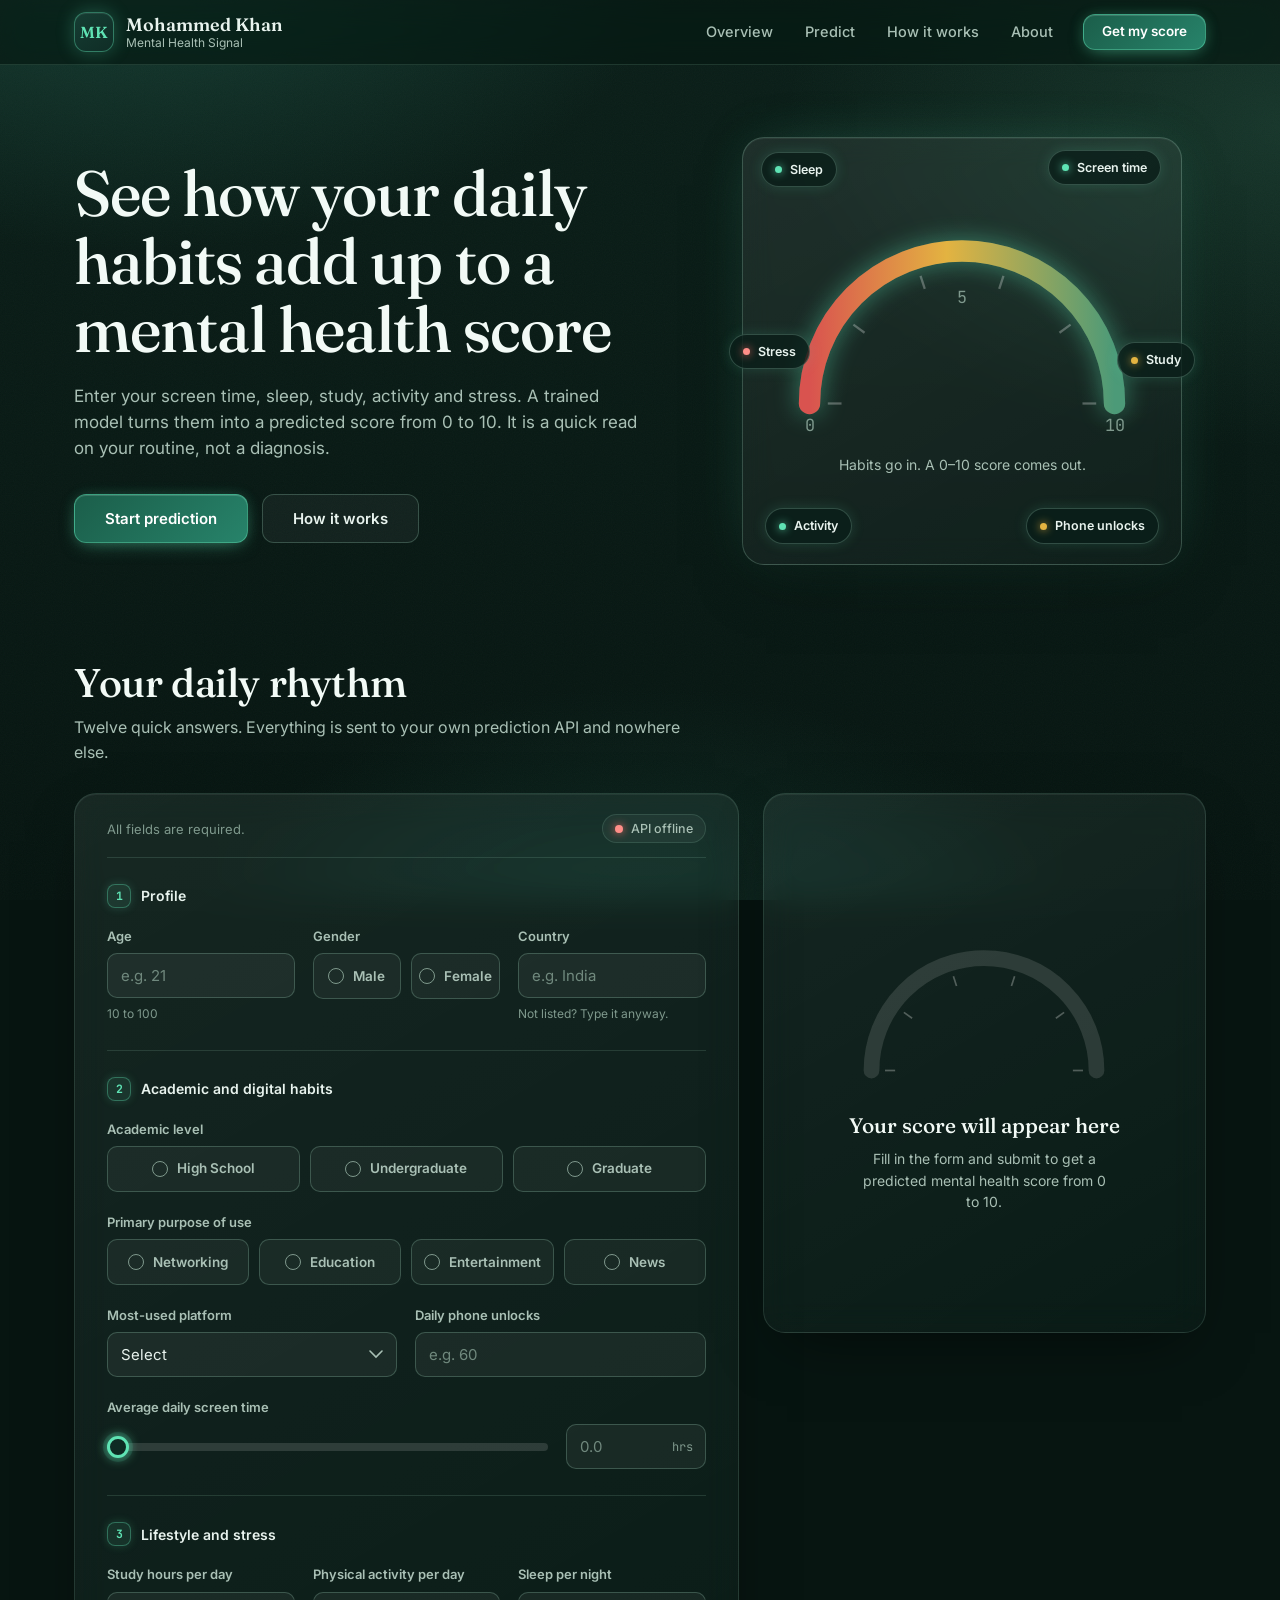
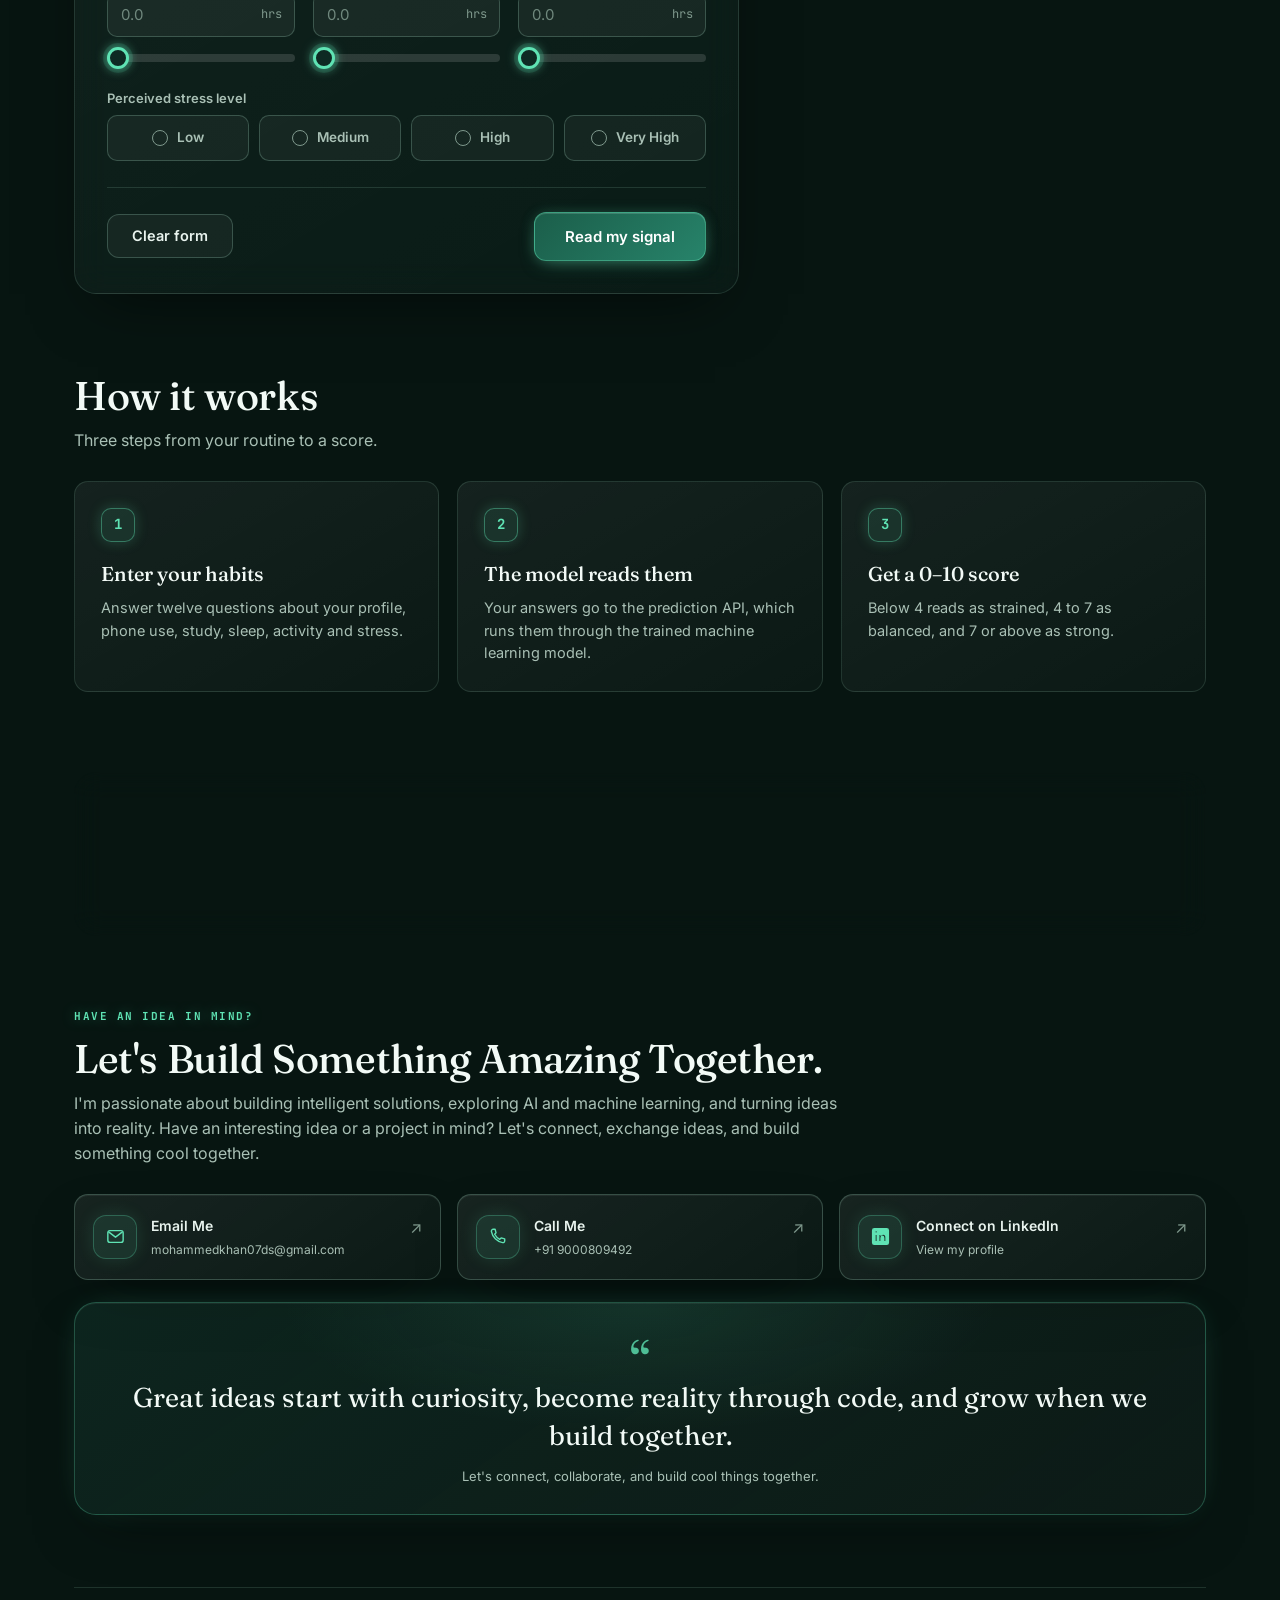
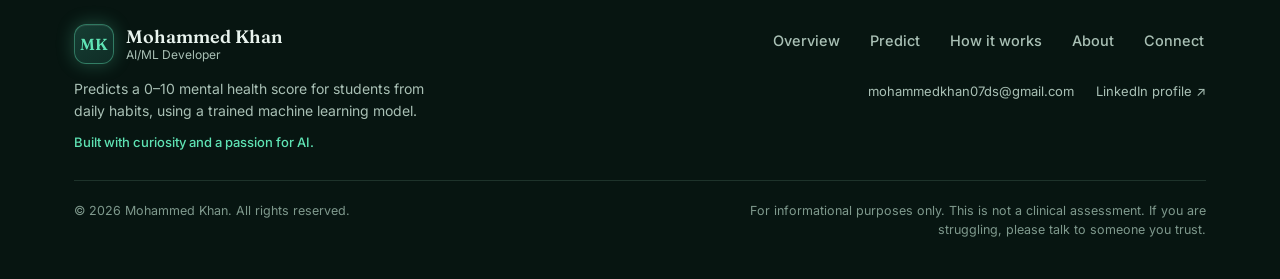
<file: Frontend/Index.html>
<!DOCTYPE html>
<html lang="en">
<head>
<meta charset="UTF-8" />
<meta name="viewport" content="width=device-width, initial-scale=1.0" />
<title>Mental Health Signal | Mohammed Khan</title>
<meta name="description" content="Mental Health Signal predicts a 0–10 mental health score for students from daily habits like screen time, sleep, study, activity and stress. Built by Mohammed Khan." />
<meta name="theme-color" content="#0B1F19" />
<link rel="icon" href="data:image/svg+xml,%3Csvg xmlns='http://www.w3.org/2000/svg' viewBox='0 0 32 32'%3E%3Crect width='32' height='32' rx='9' fill='%23163D33'/%3E%3Cpath d='M6 22a10 10 0 0 1 20 0' fill='none' stroke='%235FE3B4' stroke-width='3' stroke-linecap='round'/%3E%3Ccircle cx='16' cy='22' r='2.4' fill='%235FE3B4'/%3E%3C/svg%3E" />
<link rel="preconnect" href="https://fonts.googleapis.com">
<link rel="preconnect" href="https://fonts.gstatic.com" crossorigin>
<link href="https://fonts.googleapis.com/css2?family=Fraunces:opsz,wght@9..144,400;9..144,500;9..144,600&family=Inter:wght@400;500;600;700&family=JetBrains+Mono:wght@500;700&display=swap" rel="stylesheet">
<link rel="stylesheet" href="style.css" />
</head>
<body>

<div class="bg-glow" aria-hidden="true"></div>
<div class="noise-overlay" aria-hidden="true"></div>

<a class="skip-link" href="#predict">Skip to the prediction form</a>

<!-- =====================================================
     HEADER
     ===================================================== -->
<header class="site-header">
  <div class="header-inner">
    <a class="brand" href="#top" aria-label="Mohammed Khan, Mental Health Signal, back to top">
      <span class="brand-mark" aria-hidden="true">MK</span>
      <span class="brand-text">
        <span class="brand-name">Mohammed Khan</span>
        <span class="brand-sub">Mental Health Signal</span>
      </span>
    </a>

    <nav class="nav" id="site-nav" aria-label="Primary">
      <a class="nav-link" href="#top">Overview</a>
      <a class="nav-link" href="#predict">Predict</a>
      <a class="nav-link" href="#how">How it works</a>
      <a class="nav-link" href="#about">About</a>
      <a class="btn btn-primary btn-sm nav-cta" href="#predict">Get my score</a>
    </nav>

    <button type="button" class="nav-toggle" id="nav-toggle" aria-expanded="false" aria-controls="site-nav" aria-label="Toggle navigation menu">
      <span class="nav-toggle-bars" aria-hidden="true"></span>
    </button>
  </div>
</header>

<main id="top">

  <!-- =====================================================
       HERO
       ===================================================== -->
  <section class="hero" aria-labelledby="hero-title">
    <div class="hero-copy">
      <h1 class="hero-title" id="hero-title">See how your daily habits add up to a mental health score</h1>
      <p class="hero-text">Enter your screen time, sleep, study, activity and stress. A trained model turns them into a predicted score from 0 to 10. It is a quick read on your routine, not a diagnosis.</p>
      <div class="hero-actions">
        <a class="btn btn-primary btn-lg" href="#predict">Start prediction</a>
        <a class="btn btn-ghost btn-lg" href="#how">How it works</a>
      </div>
    </div>

    <div class="hero-visual" aria-hidden="true">
      <div class="signal-card">
        <svg class="hero-gauge" viewBox="0 0 240 160">
          <defs>
            <linearGradient id="heroGradient" x1="0%" y1="0%" x2="100%" y2="0%">
              <stop offset="0%" stop-color="#D9534F"/>
              <stop offset="45%" stop-color="#E3B341"/>
              <stop offset="100%" stop-color="#4C9A78"/>
            </linearGradient>
          </defs>
          <path class="gauge-track" d="M 20 140 A 100 100 0 0 1 220 140" />
          <path class="hero-arc" d="M 20 140 A 100 100 0 0 1 220 140" />
          <g class="gauge-ticks"></g>
          <text class="gauge-label" x="20" y="158" text-anchor="middle">0</text>
          <text class="gauge-label" x="120" y="74" text-anchor="middle">5</text>
          <text class="gauge-label" x="220" y="158" text-anchor="middle">10</text>
        </svg>
        <p class="signal-caption">Habits go in. A 0–10 score comes out.</p>
        <span class="chip chip-sleep"><i></i>Sleep</span>
        <span class="chip chip-screen"><i></i>Screen time</span>
        <span class="chip chip-stress"><i></i>Stress</span>
        <span class="chip chip-study"><i></i>Study</span>
        <span class="chip chip-activity"><i></i>Activity</span>
        <span class="chip chip-unlocks"><i></i>Phone unlocks</span>
      </div>
    </div>
  </section>

  <!-- =====================================================
       PREDICT
       ===================================================== -->
  <section class="section" id="predict" aria-labelledby="predict-title">
    <div class="section-head">
      <h2 class="section-title" id="predict-title">Your daily rhythm</h2>
      <p class="section-text">Twelve quick answers. Everything is sent to your own prediction API and nowhere else.</p>
    </div>

    <div class="layout">

      <!-- FORM PANEL -->
      <div class="panel form-panel">
        <div class="panel-top">
          <p class="panel-note">All fields are required.</p>
          <button type="button" class="api-status" id="api-status" data-state="checking" title="Check the prediction API again">
            <span class="api-dot" aria-hidden="true"></span>
            <span class="api-text" id="api-status-text">Checking API…</span>
          </button>
        </div>

        <form id="predict-form" novalidate>

          <fieldset class="group">
            <legend><span class="legend-index" aria-hidden="true">1</span> Profile</legend>
            <div class="grid grid-3">

              <div class="field" data-field="age">
                <label for="age">Age</label>
                <input type="number" id="age" name="age" min="10" max="100" step="1" inputmode="numeric" required placeholder="e.g. 21" />
                <span class="hint">10 to 100</span>
                <span class="error-msg" role="alert"></span>
              </div>

              <div class="field" data-field="gender">
                <span class="label" id="lbl-gender">Gender</span>
                <div class="choice-group cols-2" role="radiogroup" aria-labelledby="lbl-gender">
                  <label class="choice"><input type="radio" name="gender" value="Male" required /><span class="choice-body">Male</span></label>
                  <label class="choice"><input type="radio" name="gender" value="Female" /><span class="choice-body">Female</span></label>
                </div>
                <span class="error-msg" role="alert"></span>
              </div>

              <div class="field" data-field="country">
                <label for="country">Country</label>
                <input type="text" id="country" name="country" list="country-list" required placeholder="e.g. India" autocomplete="off" />
                <datalist id="country-list">
                  <option value="India"></option>
                  <option value="USA"></option>
                  <option value="Canada"></option>
                  <option value="Australia"></option>
                  <option value="UK"></option>
                  <option value="Germany"></option>
                  <option value="Mexico"></option>
                  <option value="Turkey"></option>
                  <option value="France"></option>
                </datalist>
                <span class="hint">Not listed? Type it anyway.</span>
                <span class="error-msg" role="alert"></span>
              </div>

            </div>
          </fieldset>

          <fieldset class="group">
            <legend><span class="legend-index" aria-hidden="true">2</span> Academic and digital habits</legend>
            <div class="grid grid-2">

              <div class="field field-span" data-field="academic_level">
                <span class="label" id="lbl-academic">Academic level</span>
                <div class="choice-group cols-3" role="radiogroup" aria-labelledby="lbl-academic">
                  <label class="choice"><input type="radio" name="academic_level" value="High School" required /><span class="choice-body">High School</span></label>
                  <label class="choice"><input type="radio" name="academic_level" value="Undergraduate" /><span class="choice-body">Undergraduate</span></label>
                  <label class="choice"><input type="radio" name="academic_level" value="Graduate" /><span class="choice-body">Graduate</span></label>
                </div>
                <span class="error-msg" role="alert"></span>
              </div>

              <div class="field field-span" data-field="purpose_of_use">
                <span class="label" id="lbl-purpose">Primary purpose of use</span>
                <div class="choice-group cols-4" role="radiogroup" aria-labelledby="lbl-purpose">
                  <label class="choice"><input type="radio" name="purpose_of_use" value="Networking" required /><span class="choice-body">Networking</span></label>
                  <label class="choice"><input type="radio" name="purpose_of_use" value="Education" /><span class="choice-body">Education</span></label>
                  <label class="choice"><input type="radio" name="purpose_of_use" value="Entertainment" /><span class="choice-body">Entertainment</span></label>
                  <label class="choice"><input type="radio" name="purpose_of_use" value="News" /><span class="choice-body">News</span></label>
                </div>
                <span class="error-msg" role="alert"></span>
              </div>

              <div class="field" data-field="most_used_platform">
                <label for="most_used_platform">Most-used platform</label>
                <select id="most_used_platform" name="most_used_platform" required>
                  <option value="" disabled selected hidden>Select</option>
                  <option value="Facebook">Facebook</option>
                  <option value="Instagram">Instagram</option>
                  <option value="Snapchat">Snapchat</option>
                  <option value="Twitter">Twitter</option>
                  <option value="YouTube">YouTube</option>
                  <option value="TikTok">TikTok</option>
                  <option value="LinkedIn">LinkedIn</option>
                  <option value="LINE">LINE</option>
                  <option value="KakaoTalk">KakaoTalk</option>
                  <option value="VKontakte">VKontakte</option>
                  <option value="WhatsApp">WhatsApp</option>
                  <option value="WeChat">WeChat</option>
                </select>
                <span class="error-msg" role="alert"></span>
              </div>

              <div class="field" data-field="daily_unlocks">
                <label for="daily_unlocks">Daily phone unlocks</label>
                <input type="number" id="daily_unlocks" name="daily_unlocks" min="0" step="1" inputmode="numeric" required placeholder="e.g. 60" />
                <span class="error-msg" role="alert"></span>
              </div>

              <div class="field field-span" data-field="avg_daily_usage_hours">
                <label for="avg_daily_usage_hours">Average daily screen time</label>
                <div class="slider-line">
                  <input type="range" class="slider" data-sync="avg_daily_usage_hours" min="0" max="24" step="0.1" value="0" aria-label="Average daily screen time slider, hours" />
                  <div class="unit-input">
                    <input type="number" id="avg_daily_usage_hours" name="avg_daily_usage_hours" min="0" max="24" step="0.1" inputmode="decimal" required placeholder="0.0" />
                    <span class="unit">hrs</span>
                  </div>
                </div>
                <span class="error-msg" role="alert"></span>
              </div>

            </div>
          </fieldset>

          <fieldset class="group">
            <legend><span class="legend-index" aria-hidden="true">3</span> Lifestyle and stress</legend>
            <div class="grid grid-3">

              <div class="field" data-field="study_hours">
                <label for="study_hours">Study hours per day</label>
                <div class="unit-input">
                  <input type="number" id="study_hours" name="study_hours" min="0" max="24" step="0.1" inputmode="decimal" required placeholder="0.0" />
                  <span class="unit">hrs</span>
                </div>
                <input type="range" class="slider" data-sync="study_hours" min="0" max="24" step="0.1" value="0" aria-label="Study hours per day slider" />
                <span class="error-msg" role="alert"></span>
              </div>

              <div class="field" data-field="physical_activity_hours">
                <label for="physical_activity_hours">Physical activity per day</label>
                <div class="unit-input">
                  <input type="number" id="physical_activity_hours" name="physical_activity_hours" min="0" max="24" step="0.1" inputmode="decimal" required placeholder="0.0" />
                  <span class="unit">hrs</span>
                </div>
                <input type="range" class="slider" data-sync="physical_activity_hours" min="0" max="24" step="0.1" value="0" aria-label="Physical activity per day slider" />
                <span class="error-msg" role="alert"></span>
              </div>

              <div class="field" data-field="sleep_hours_per_night">
                <label for="sleep_hours_per_night">Sleep per night</label>
                <div class="unit-input">
                  <input type="number" id="sleep_hours_per_night" name="sleep_hours_per_night" min="0" max="24" step="0.1" inputmode="decimal" required placeholder="0.0" />
                  <span class="unit">hrs</span>
                </div>
                <input type="range" class="slider" data-sync="sleep_hours_per_night" min="0" max="24" step="0.1" value="0" aria-label="Sleep per night slider" />
                <span class="error-msg" role="alert"></span>
              </div>

              <div class="field field-span" data-field="stress_level">
                <span class="label" id="lbl-stress">Perceived stress level</span>
                <div class="choice-group cols-4" role="radiogroup" aria-labelledby="lbl-stress">
                  <label class="choice" data-tone="low"><input type="radio" name="stress_level" value="Low" required /><span class="choice-body">Low</span></label>
                  <label class="choice" data-tone="medium"><input type="radio" name="stress_level" value="Medium" /><span class="choice-body">Medium</span></label>
                  <label class="choice" data-tone="high"><input type="radio" name="stress_level" value="High" /><span class="choice-body">High</span></label>
                  <label class="choice" data-tone="very-high"><input type="radio" name="stress_level" value="Very High" /><span class="choice-body">Very High</span></label>
                </div>
                <span class="error-msg" role="alert"></span>
              </div>

            </div>
          </fieldset>

          <p class="form-alert" id="form-alert" role="alert" hidden></p>

          <div class="form-footer">
            <button type="reset" class="btn btn-ghost" id="clear-btn">Clear form</button>
            <button type="submit" class="btn btn-primary btn-lg" id="submit-btn">
              <span class="btn-label">Read my signal</span>
              <span class="btn-spinner" aria-hidden="true"></span>
            </button>
          </div>
        </form>
      </div>

      <!-- RESULT PANEL -->
      <aside class="panel result-panel" id="result-panel" aria-live="polite" aria-label="Prediction result">
        <div class="result-inner" id="result-inner">

          <div class="state state-idle" id="state-idle">
            <svg class="gauge gauge-idle" viewBox="0 0 240 160" aria-hidden="true">
              <path class="gauge-track" d="M 20 140 A 100 100 0 0 1 220 140" />
              <g class="gauge-ticks"></g>
            </svg>
            <p class="state-title">Your score will appear here</p>
            <p class="state-copy">Fill in the form and submit to get a predicted mental health score from 0 to 10.</p>
          </div>

          <div class="state state-loading" id="state-loading" hidden>
            <div class="pulse-ring"></div>
            <p class="state-title">Reading the signal…</p>
            <p class="state-copy">Running your habits through the model.</p>
          </div>

          <div class="state state-result" id="state-result" hidden>
            <svg class="gauge gauge-result" viewBox="0 0 240 160" aria-hidden="true">
              <defs>
                <linearGradient id="gaugeGradient" x1="0%" y1="0%" x2="100%" y2="0%">
                  <stop offset="0%" stop-color="#D9534F"/>
                  <stop offset="45%" stop-color="#E3B341"/>
                  <stop offset="100%" stop-color="#4C9A78"/>
                </linearGradient>
              </defs>
              <path class="gauge-track" d="M 20 140 A 100 100 0 0 1 220 140" />
              <path class="gauge-fill" id="gauge-fill" d="M 20 140 A 100 100 0 0 1 220 140" />
              <g class="gauge-ticks"></g>
              <g class="gauge-knob" id="gauge-knob"><circle cx="20" cy="140" r="8" /></g>
              <circle class="gauge-needle-hub" cx="120" cy="140" r="5" />
            </svg>
            <div class="score-readout">
              <span class="score-number" id="score-number">0.00</span>
              <span class="score-max">/ 10</span>
            </div>
            <p class="score-band" id="score-band">–</p>
            <p class="score-context" id="score-context"></p>

            <ol class="scale" id="scale" aria-label="Score bands">
              <li data-band="strained"><span>0 to 4</span>Strained</li>
              <li data-band="balanced"><span>4 to 7</span>Balanced</li>
              <li data-band="strong"><span>7 to 10</span>Strong</li>
            </ol>

            <button type="button" class="btn btn-ghost" id="reset-btn">Run another read</button>
          </div>

          <div class="state state-error" id="state-error" hidden>
            <div class="error-icon" aria-hidden="true">!</div>
            <p class="state-title" id="error-label">Something went wrong</p>
            <p class="state-copy" id="error-copy"></p>
            <button type="button" class="btn btn-ghost" id="error-retry-btn">Try again</button>
          </div>

        </div>
      </aside>

    </div>
  </section>

  <!-- =====================================================
       HOW IT WORKS
       ===================================================== -->
  <section class="section" id="how" aria-labelledby="how-title">
    <div class="section-head">
      <h2 class="section-title" id="how-title">How it works</h2>
      <p class="section-text">Three steps from your routine to a score.</p>
    </div>
    <ol class="steps">
      <li class="step-card">
        <span class="step-num" aria-hidden="true">1</span>
        <h3>Enter your habits</h3>
        <p>Answer twelve questions about your profile, phone use, study, sleep, activity and stress.</p>
      </li>
      <li class="step-card">
        <span class="step-num" aria-hidden="true">2</span>
        <h3>The model reads them</h3>
        <p>Your answers go to the prediction API, which runs them through the trained machine learning model.</p>
      </li>
      <li class="step-card">
        <span class="step-num" aria-hidden="true">3</span>
        <h3>Get a 0–10 score</h3>
        <p>Below 4 reads as strained, 4 to 7 as balanced, and 7 or above as strong.</p>
      </li>
    </ol>
  </section>

  <!-- =====================================================
       ABOUT / BRANDING
       ===================================================== -->
  <section class="section" id="about" aria-labelledby="about-title">
    <div class="about-card">
      <span class="about-mark" aria-hidden="true">MK</span>
      <div>
        <h2 class="about-title" id="about-title">Built by Mohammed Khan</h2>
        <p class="about-text">Mental Health Signal pairs a trained machine learning model with a FastAPI prediction endpoint and this interface. The score is an estimate from the habits you enter, meant for curiosity and reflection.</p>
      </div>
    </div>
  </section>

  <!-- =====================================================
       LET'S CONNECT
       ===================================================== -->
  <section class="section connect-section" id="connect" aria-labelledby="connect-title">
    <div class="section-head">
      <p class="connect-eyebrow">Have an idea in mind?</p>
      <h2 class="section-title" id="connect-title">Let's Build Something Amazing Together.</h2>
      <p class="section-text">I'm passionate about building intelligent solutions, exploring AI and machine learning, and turning ideas into reality. Have an interesting idea or a project in mind? Let's connect, exchange ideas, and build something cool together.</p>
    </div>

    <div class="contact-grid">
      <a class="contact-card" href="mailto:mohammedkhan07ds@gmail.com">
        <span class="contact-icon" aria-hidden="true">
          <svg viewBox="0 0 24 24" fill="none">
            <rect x="3.25" y="5.25" width="17.5" height="13.5" rx="2.5" />
            <path d="m4.5 7 7.5 5.75L19.5 7" />
          </svg>
        </span>
        <span class="contact-card-copy">
          <span class="contact-label">Email Me</span>
          <span class="contact-value">mohammedkhan07ds@gmail.com</span>
        </span>
        <span class="contact-arrow" aria-hidden="true">↗</span>
      </a>

      <a class="contact-card" href="tel:+919000809492">
        <span class="contact-icon" aria-hidden="true">
          <svg viewBox="0 0 24 24" fill="none">
            <path d="M7.1 3.75h2.15l1.1 4.1-1.6 1.6a14.1 14.1 0 0 0 5.8 5.8l1.6-1.6 4.1 1.1v2.15a2.1 2.1 0 0 1-2.3 2.1A16.2 16.2 0 0 1 5 6.05a2.1 2.1 0 0 1 2.1-2.3Z" />
          </svg>
        </span>
        <span class="contact-card-copy">
          <span class="contact-label">Call Me</span>
          <span class="contact-value">+91 9000809492</span>
        </span>
        <span class="contact-arrow" aria-hidden="true">↗</span>
      </a>

      <a class="contact-card" href="https://www.linkedin.com/in/mohammed-khan-670114422?utm_source=share_via&amp;utm_content=profile&amp;utm_medium=member_ios" target="_blank" rel="noopener noreferrer">
        <span class="contact-icon contact-icon-linkedin" aria-hidden="true">
          <svg viewBox="0 0 24 24" fill="currentColor">
            <path d="M19 3H5a2 2 0 0 0-2 2v14a2 2 0 0 0 2 2h14a2 2 0 0 0 2-2V5a2 2 0 0 0-2-2ZM8.34 18H5.67V9.4h2.67ZM7 8.23a1.55 1.55 0 1 1 .02-3.1A1.55 1.55 0 0 1 7 8.23ZM18.34 18h-2.67v-4.18c0-1-.02-2.29-1.4-2.29s-1.62 1.1-1.62 2.22V18H10V9.4h2.56v1.17h.04a2.8 2.8 0 0 1 2.52-1.39c2.7 0 3.22 1.78 3.22 4.1Z" />
          </svg>
        </span>
        <span class="contact-card-copy">
          <span class="contact-label">Connect on LinkedIn</span>
          <span class="contact-value">View my profile</span>
        </span>
        <span class="contact-arrow" aria-hidden="true">↗</span>
      </a>
    </div>

    <figure class="connect-quote">
      <span class="quote-mark" aria-hidden="true">“</span>
      <blockquote>Great ideas start with curiosity, become reality through code, and grow when we build together.</blockquote>
      <figcaption>Let's connect, collaborate, and build cool things together.</figcaption>
    </figure>
  </section>

</main>

<!-- =====================================================
     FOOTER
     ===================================================== -->
<footer class="site-footer">
  <div class="footer-inner">
    <div class="footer-brand">
      <a class="brand" href="#top" aria-label="Mohammed Khan, back to top">
        <span class="brand-mark" aria-hidden="true">MK</span>
        <span class="brand-text">
          <span class="brand-name">Mohammed Khan</span>
          <span class="brand-sub">AI/ML Developer</span>
        </span>
      </a>
      <p class="footer-text">Predicts a 0–10 mental health score for students from daily habits, using a trained machine learning model.</p>
      <p class="footer-tagline">Built with curiosity and a passion for AI.</p>
    </div>
    <div class="footer-links">
      <nav class="footer-nav" aria-label="Footer">
        <a class="nav-link" href="#top">Overview</a>
        <a class="nav-link" href="#predict">Predict</a>
        <a class="nav-link" href="#how">How it works</a>
        <a class="nav-link" href="#about">About</a>
        <a class="nav-link" href="#connect">Connect</a>
      </nav>
      <div class="footer-contact" aria-label="Contact details">
        <a href="mailto:mohammedkhan07ds@gmail.com">mohammedkhan07ds@gmail.com</a>
        <a href="https://www.linkedin.com/in/mohammed-khan-670114422?utm_source=share_via&amp;utm_content=profile&amp;utm_medium=member_ios" target="_blank" rel="noopener noreferrer">LinkedIn profile <span aria-hidden="true">↗</span></a>
      </div>
    </div>
  </div>
  <div class="footer-bottom">
    <p>&copy; <span id="year">2026</span> Mohammed Khan. All rights reserved.</p>
    <p>For informational purposes only. This is not a clinical assessment. If you are struggling, please talk to someone you trust.</p>
  </div>
</footer>

<script src="script.js"></script>
</body>
</html>
</file>
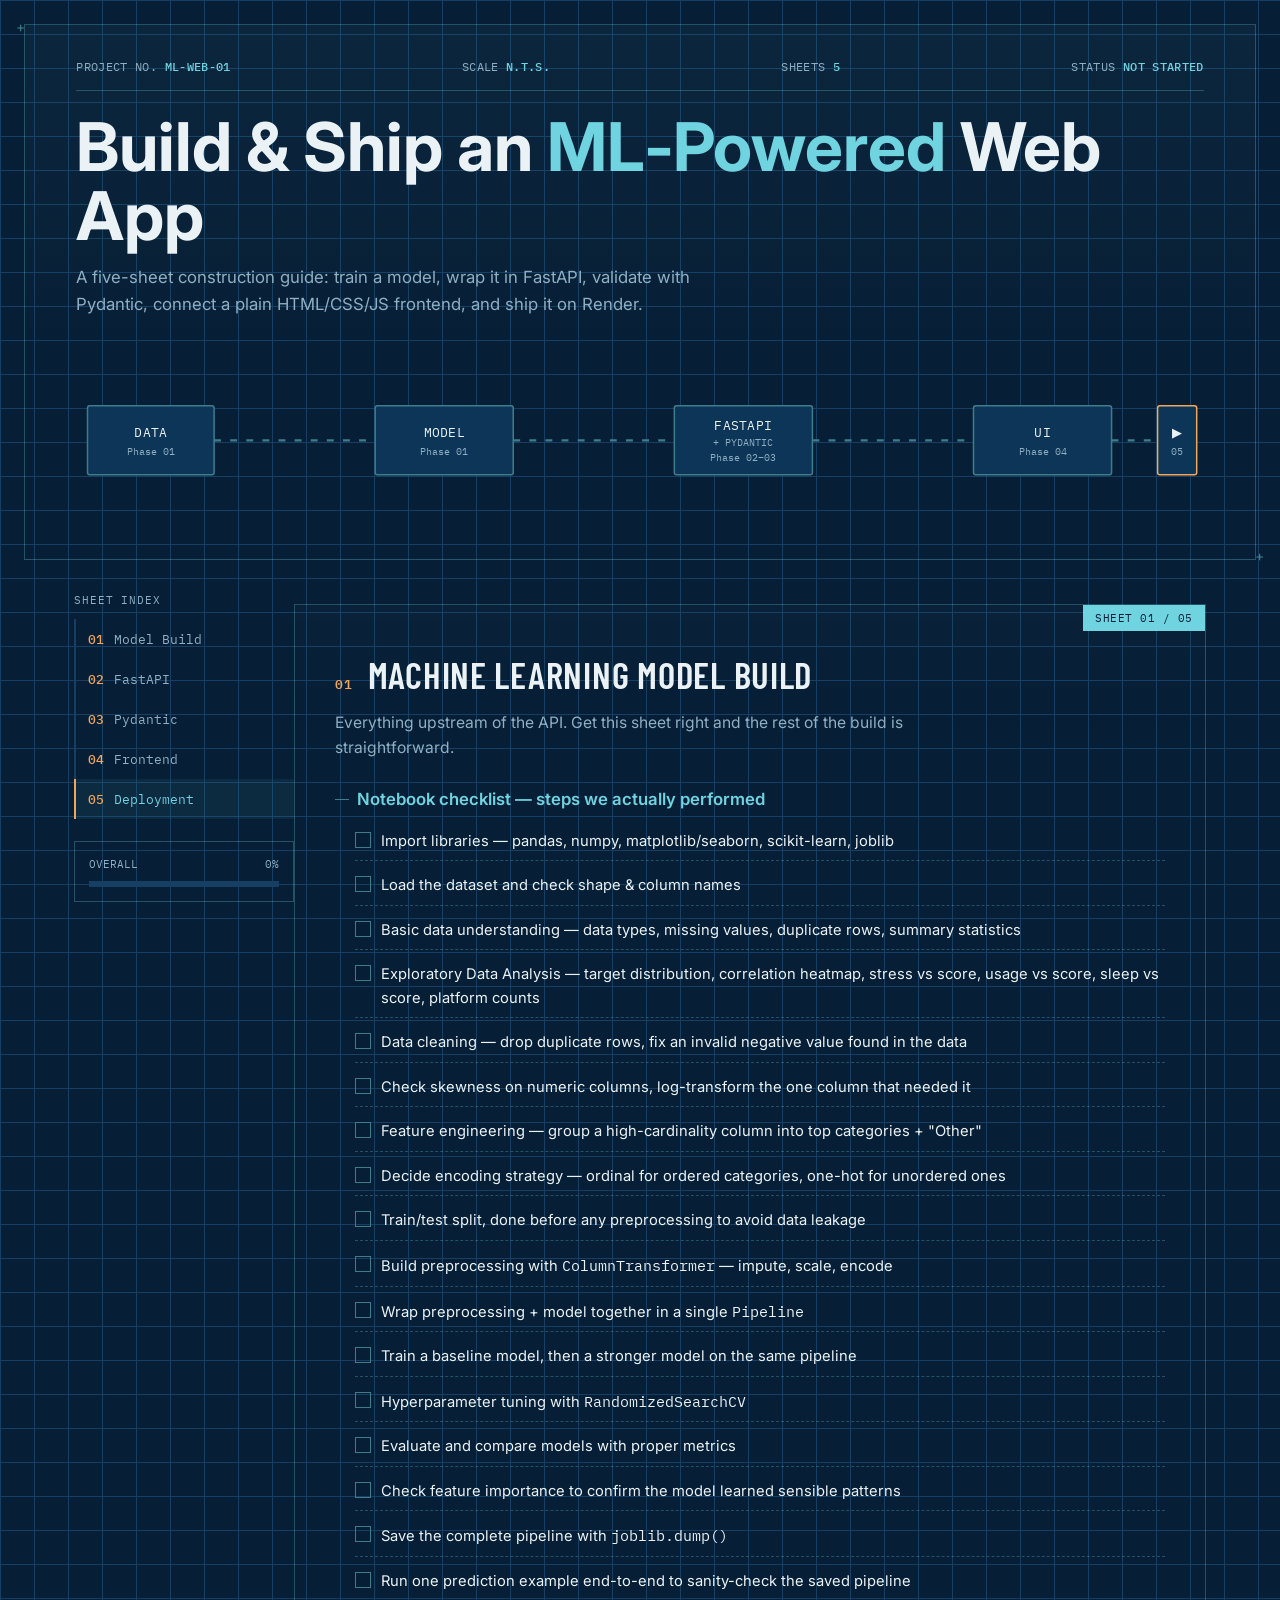
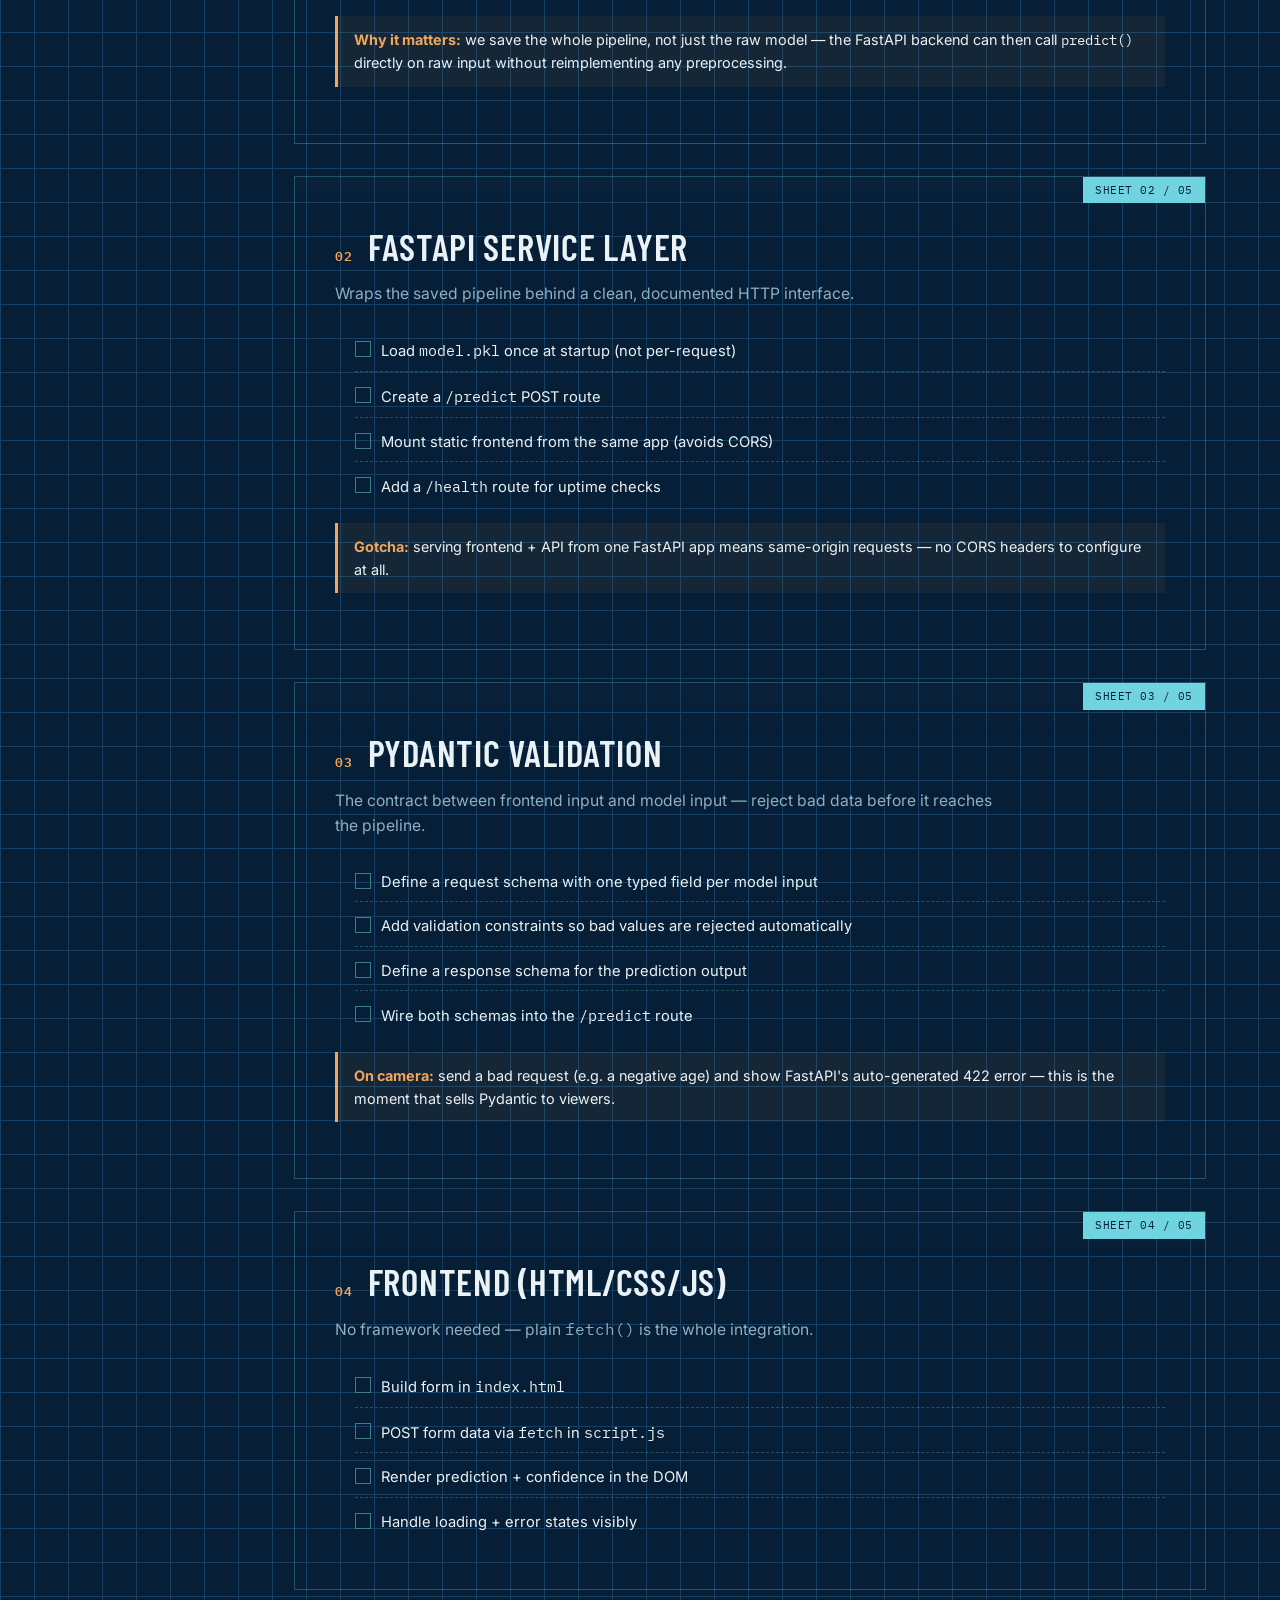
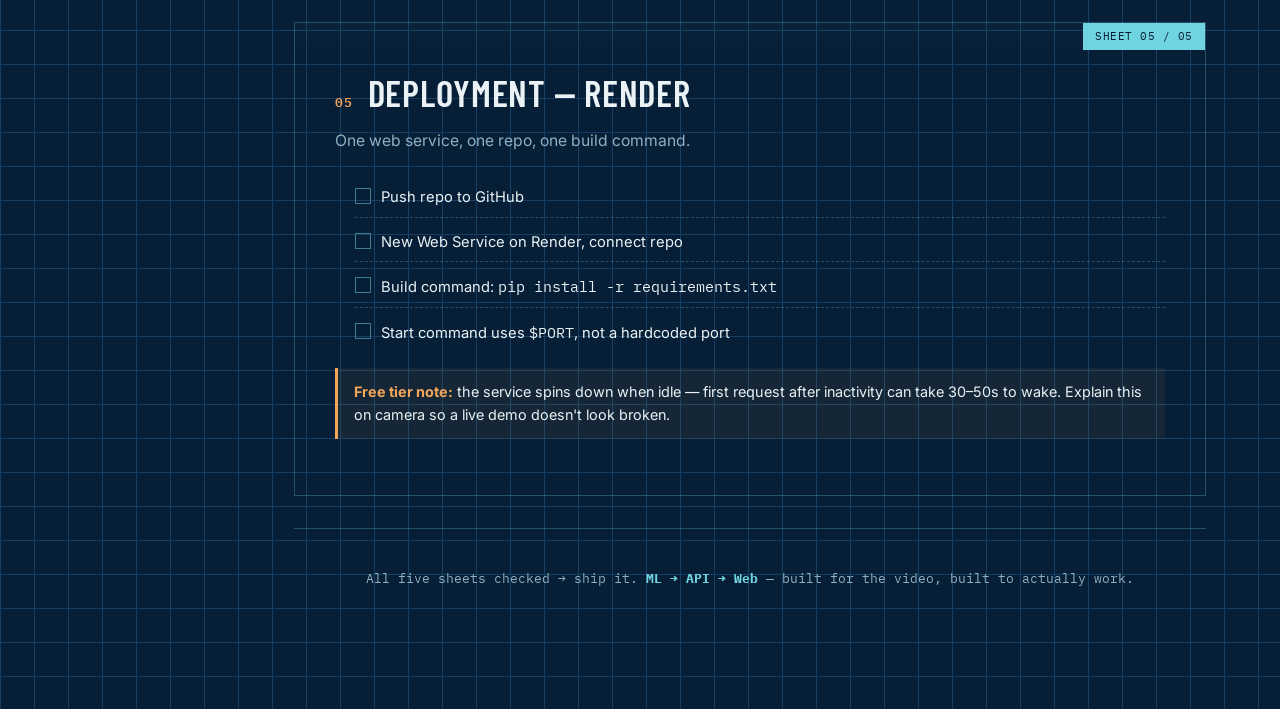
<file: ML Project.html>
<!DOCTYPE html>
<html lang="en">
<head>
<meta charset="UTF-8">
<meta name="viewport" content="width=device-width, initial-scale=1.0">
<title>ML → API → Web — Build Blueprint</title>
<link rel="preconnect" href="https://fonts.googleapis.com">
<link href="https://fonts.googleapis.com/css2?family=Barlow+Condensed:wght@500;600;700&family=Inter:wght@400;500;600&family=IBM+Plex+Mono:wght@400;500&display=swap" rel="stylesheet">
<style>
  :root{
    --navy:#0A2E4D;
    --navy-deep:#071F36;
    --grid:#163F63;
    --cyan:#6FD3E0;
    --cyan-dim:#3E7E8C;
    --paper:#EAF2F5;
    --slate:#8FAFC2;
    --amber:#F2A65A;
    --sheet:#0D3557;
    --line:rgba(111,211,224,0.28);
  }
  *{box-sizing:border-box; margin:0; padding:0;}
  html{scroll-behavior:smooth;}
  body{
    background:var(--navy-deep);
    background-image:
      linear-gradient(var(--grid) 1px, transparent 1px),
      linear-gradient(90deg, var(--grid) 1px, transparent 1px);
    background-size:34px 34px;
    color:var(--paper);
    font-family:'Inter', sans-serif;
    line-height:1.6;
  }
  ::selection{background:var(--amber); color:var(--navy-deep);}
  a{color:var(--cyan);}

  .display{font-family:'Barlow Condensed', sans-serif; text-transform:uppercase; letter-spacing:0.04em;}
  code, .mono{font-family:'IBM Plex Mono', monospace;}

  /* ===== Title block / hero ===== */
  .titleblock{
    border:1px solid var(--line);
    margin:24px;
    padding:32px clamp(20px,4vw,56px);
    position:relative;
    background:linear-gradient(180deg, rgba(111,211,224,0.04), transparent 60%);
  }
  .titleblock::before, .titleblock::after{
    content:'+'; position:absolute; color:var(--cyan-dim); font-size:14px;
  }
  .titleblock::before{top:-9px; left:-9px;}
  .titleblock::after{bottom:-9px; right:-9px;}
  .stamp-row{
    display:flex; justify-content:space-between; flex-wrap:wrap; gap:12px;
    font-family:'IBM Plex Mono', monospace; font-size:12px; color:var(--slate);
    border-bottom:1px solid var(--line); padding-bottom:14px; margin-bottom:22px;
    letter-spacing:0.03em;
  }
  .stamp-row span b{color:var(--cyan); font-weight:500;}
  h1.proj-title{
    font-size:clamp(2.2rem, 5.5vw, 4.2rem);
    line-height:1.02; font-weight:700; color:var(--paper);
  }
  h1.proj-title em{color:var(--cyan); font-style:normal;}
  .proj-sub{color:var(--slate); font-size:1.05rem; margin-top:14px; max-width:640px;}

  /* ===== schematic pipeline ===== */
  .schematic{margin-top:36px; overflow-x:auto;}
  .schematic svg{width:100%; min-width:560px; height:auto; display:block;}
  .flow-line{stroke:var(--cyan-dim); stroke-width:2; fill:none; stroke-dasharray:6 8;
    animation:flow 1.6s linear infinite;}
  @keyframes flow{to{stroke-dashoffset:-56;}}
  .node-box{fill:var(--sheet); stroke:var(--cyan-dim); stroke-width:1.3;}
  .node-box.active{stroke:var(--amber);}
  .node-label{font-family:'IBM Plex Mono', monospace; font-size:11px; fill:var(--paper); letter-spacing:0.02em;}
  .node-sub{font-family:'IBM Plex Mono', monospace; font-size:9px; fill:var(--slate);}

  /* ===== layout ===== */
  .layout{display:grid; grid-template-columns:220px 1fr; gap:0; max-width:1180px; margin:0 auto; padding:0 24px 80px;}
  @media (max-width:860px){ .layout{grid-template-columns:1fr;} }

  /* sidebar */
  .sidebar{position:sticky; top:20px; align-self:start; height:fit-content; padding-top:8px;}
  @media (max-width:860px){
    .sidebar{position:relative; top:0; display:flex; overflow-x:auto; gap:8px; padding:12px 0; margin-bottom:8px;}
  }
  .sheet-index{font-family:'IBM Plex Mono', monospace; font-size:11px; color:var(--slate); text-transform:uppercase; letter-spacing:0.08em; margin-bottom:10px;}
  .nav-item{
    display:flex; align-items:center; gap:10px;
    padding:10px 12px; border-left:2px solid var(--grid);
    font-family:'IBM Plex Mono', monospace; font-size:12.5px; color:var(--slate);
    cursor:pointer; text-decoration:none; transition:.15s;
    white-space:nowrap;
  }
  .nav-item:hover{color:var(--paper); border-left-color:var(--cyan-dim);}
  .nav-item.active{color:var(--cyan); border-left-color:var(--amber); background:rgba(111,211,224,0.06);}
  .nav-item .num{color:var(--amber); font-weight:500;}
  .progress-wrap{margin-top:22px; padding:14px; border:1px solid var(--line);}
  .progress-wrap .label{font-family:'IBM Plex Mono', monospace; font-size:10.5px; color:var(--slate); display:flex; justify-content:space-between; margin-bottom:8px;}
  .progress-bar{height:6px; background:var(--grid); position:relative; overflow:hidden;}
  .progress-fill{height:100%; background:var(--amber); width:0%; transition:width .35s ease;}

  /* main sheets */
  .sheet{
    border:1px solid var(--line); margin:20px 0 32px; padding:clamp(20px,3.5vw,40px);
    position:relative; scroll-margin-top:20px;
    background:linear-gradient(180deg, rgba(255,255,255,0.015), transparent 12%);
  }
  .sheet-corner{
    position:absolute; top:0; right:0; font-family:'IBM Plex Mono', monospace;
    font-size:10.5px; color:var(--navy-deep); background:var(--cyan);
    padding:5px 12px; letter-spacing:0.05em;
  }
  .sheet h2{
    font-family:'Barlow Condensed', sans-serif; text-transform:uppercase; letter-spacing:0.02em;
    font-size:clamp(1.6rem,3vw,2.3rem); color:var(--paper); font-weight:600;
    display:flex; align-items:baseline; gap:14px; margin-bottom:6px;
  }
  .sheet h2 .tag{font-family:'IBM Plex Mono',monospace; font-size:13px; color:var(--amber); letter-spacing:0.1em;}
  .sheet .deck{color:var(--slate); font-size:.98rem; margin-bottom:26px; max-width:680px;}
  .sheet h3{font-size:1.05rem; color:var(--cyan); font-weight:600; margin:26px 0 10px; display:flex; align-items:center; gap:8px;}
  .sheet h3::before{content:''; width:14px; height:1px; background:var(--cyan-dim); display:inline-block;}
  .sheet p{color:var(--paper); font-size:.95rem; margin-bottom:10px; max-width:700px;}
  .sheet ul{margin:8px 0 8px 20px; color:var(--paper); font-size:.94rem;}
  .sheet ul li{margin-bottom:6px;}
  .sheet ul li b{color:var(--cyan);}

  /* checklist */
  .checklist{list-style:none; margin:12px 0 4px; padding:0;}
  .checklist li{
    display:flex; align-items:flex-start; gap:10px; padding:7px 0;
    border-bottom:1px dashed var(--line); font-size:.92rem;
  }
  .checklist li:last-child{border-bottom:none;}
  .checklist input[type=checkbox]{
    appearance:none; width:16px; height:16px; min-width:16px; margin-top:2px;
    border:1px solid var(--cyan-dim); background:transparent; cursor:pointer; position:relative;
  }
  .checklist input[type=checkbox]:checked{background:var(--amber); border-color:var(--amber);}
  .checklist input[type=checkbox]:checked::after{
    content:'✓'; position:absolute; top:-3px; left:2px; font-size:12px; color:var(--navy-deep);
  }
  .checklist label{cursor:pointer;}
  .checklist li.done label{color:var(--slate); text-decoration:line-through;}

  /* code blocks */
  .code-wrap{position:relative; margin:14px 0 18px;}
  pre{
    background:var(--navy-deep); border:1px solid var(--line); padding:16px 18px;
    overflow-x:auto; font-size:.83rem; color:#CFE9EE; border-left:3px solid var(--cyan-dim);
  }
  .copy-btn{
    position:absolute; top:8px; right:8px; font-family:'IBM Plex Mono',monospace; font-size:10.5px;
    background:var(--sheet); color:var(--slate); border:1px solid var(--line);
    padding:4px 9px; cursor:pointer; letter-spacing:.04em; transition:.15s;
  }
  .copy-btn:hover{color:var(--cyan); border-color:var(--cyan-dim);}
  .copy-btn.copied{color:var(--amber); border-color:var(--amber);}

  /* accordion */
  .accordion{border:1px solid var(--line); margin:14px 0;}
  .accordion-head{
    display:flex; justify-content:space-between; align-items:center; cursor:pointer;
    padding:12px 16px; font-family:'IBM Plex Mono', monospace; font-size:.85rem; color:var(--cyan);
    user-select:none;
  }
  .accordion-head .plus{color:var(--amber); transition:transform .2s;}
  .accordion.open .plus{transform:rotate(45deg);}
  .accordion-body{max-height:0; overflow:hidden; transition:max-height .3s ease; padding:0 16px;}
  .accordion.open .accordion-body{padding:4px 16px 16px;}

  /* tabs */
  .tabs{display:flex; gap:4px; margin:16px 0 0; flex-wrap:wrap;}
  .tab-btn{
    font-family:'IBM Plex Mono',monospace; font-size:.78rem; padding:8px 14px;
    background:var(--sheet); color:var(--slate); border:1px solid var(--line); cursor:pointer;
  }
  .tab-btn.active{color:var(--navy-deep); background:var(--cyan); border-color:var(--cyan);}
  .tab-panel{display:none; border:1px solid var(--line); border-top:none; padding:16px;}
  .tab-panel.active{display:block;}

  .callout{
    border-left:3px solid var(--amber); background:rgba(242,166,90,0.06);
    padding:12px 16px; margin:16px 0; font-size:.9rem; color:var(--paper);
  }
  .callout b{color:var(--amber);}

  footer{
    text-align:center; padding:40px 24px; color:var(--slate); font-family:'IBM Plex Mono', monospace;
    font-size:.8rem; border-top:1px solid var(--line); margin-top:20px;
  }
  footer b{color:var(--cyan);}
</style>
</head>
<body>

<div class="titleblock">
  <div class="stamp-row">
    <span>PROJECT NO. <b>ML-WEB-01</b></span>
    <span>SCALE <b>N.T.S.</b></span>
    <span>SHEETS <b id="sheetCountLabel">5</b></span>
    <span>STATUS <b id="statusStamp">IN PROGRESS</b></span>
  </div>
  <h1 class="proj-title">Build &amp; Ship an <em>ML‑Powered</em> Web App</h1>
  <p class="proj-sub">A five-sheet construction guide: train a model, wrap it in FastAPI, validate with Pydantic, connect a plain HTML/CSS/JS frontend, and ship it on Render.</p>

  <div class="schematic">
    <svg viewBox="0 0 980 150" id="pipelineSvg">
      <!-- connecting lines -->
      <path class="flow-line" d="M120,75 L260,75"></path>
      <path class="flow-line" d="M380,75 L520,75"></path>
      <path class="flow-line" d="M640,75 L780,75"></path>
      <path class="flow-line" d="M900,75 L940,75"></path>
      <!-- nodes -->
      <g id="node-0"><rect class="node-box" x="10" y="45" width="110" height="60" rx="2"></rect>
        <text class="node-label" x="65" y="72" text-anchor="middle">DATA</text>
        <text class="node-sub" x="65" y="88" text-anchor="middle">Phase 01</text></g>
      <g id="node-1"><rect class="node-box" x="260" y="45" width="120" height="60" rx="2"></rect>
        <text class="node-label" x="320" y="72" text-anchor="middle">MODEL</text>
        <text class="node-sub" x="320" y="88" text-anchor="middle">Phase 01</text></g>
      <g id="node-2"><rect class="node-box" x="520" y="45" width="120" height="60" rx="2"></rect>
        <text class="node-label" x="580" y="66" text-anchor="middle">FASTAPI</text>
        <text class="node-sub" x="580" y="80" text-anchor="middle">+ PYDANTIC</text>
        <text class="node-sub" x="580" y="93" text-anchor="middle">Phase 02–03</text></g>
      <g id="node-3"><rect class="node-box" x="780" y="45" width="120" height="60" rx="2"></rect>
        <text class="node-label" x="840" y="72" text-anchor="middle">UI</text>
        <text class="node-sub" x="840" y="88" text-anchor="middle">Phase 04</text></g>
      <g id="node-4"><rect class="node-box" x="940" y="45" width="34" height="60" rx="2"></rect>
        <text class="node-label" x="957" y="72" text-anchor="middle" font-size="9">▶</text>
        <text class="node-sub" x="957" y="88" text-anchor="middle">05</text></g>
    </svg>
  </div>
</div>

<div class="layout">
  <aside class="sidebar">
    <div class="sheet-index">Sheet Index</div>
    <a class="nav-item" data-target="phase1"><span class="num">01</span> Model Build</a>
    <a class="nav-item" data-target="phase2"><span class="num">02</span> FastAPI</a>
    <a class="nav-item" data-target="phase3"><span class="num">03</span> Pydantic</a>
    <a class="nav-item" data-target="phase4"><span class="num">04</span> Frontend</a>
    <a class="nav-item" data-target="phase5"><span class="num">05</span> Deployment</a>

    <div class="progress-wrap">
      <div class="label"><span>OVERALL</span><span id="overallPct">0%</span></div>
      <div class="progress-bar"><div class="progress-fill" id="overallFill"></div></div>
    </div>
  </aside>

  <main>

    <!-- PHASE 1 -->
    <section class="sheet" id="phase1">
      <div class="sheet-corner">SHEET 01 / 05</div>
      <h2><span class="tag">01</span> Machine Learning Model Build</h2>
      <p class="deck">Everything upstream of the API. Get this sheet right and the rest of the build is straightforward.</p>

      <h3>Notebook checklist — steps we actually performed</h3>
      <ul class="checklist" data-phase="1">
        <li><input type="checkbox" id="c1-1"><label for="c1-1">Import libraries — pandas, numpy, matplotlib/seaborn, scikit-learn, joblib</label></li>
        <li><input type="checkbox" id="c1-2"><label for="c1-2">Load the dataset and check shape &amp; column names</label></li>
        <li><input type="checkbox" id="c1-3"><label for="c1-3">Basic data understanding — data types, missing values, duplicate rows, summary statistics</label></li>
        <li><input type="checkbox" id="c1-4"><label for="c1-4">Exploratory Data Analysis — target distribution, correlation heatmap, stress vs score, usage vs score, sleep vs score, platform counts</label></li>
        <li><input type="checkbox" id="c1-5"><label for="c1-5">Data cleaning — drop duplicate rows, fix an invalid negative value found in the data</label></li>
        <li><input type="checkbox" id="c1-6"><label for="c1-6">Check skewness on numeric columns, log-transform the one column that needed it</label></li>
        <li><input type="checkbox" id="c1-7"><label for="c1-7">Feature engineering — group a high-cardinality column into top categories + "Other"</label></li>
        <li><input type="checkbox" id="c1-8"><label for="c1-8">Decide encoding strategy — ordinal for ordered categories, one-hot for unordered ones</label></li>
        <li><input type="checkbox" id="c1-9"><label for="c1-9">Train/test split, done before any preprocessing to avoid data leakage</label></li>
        <li><input type="checkbox" id="c1-10"><label for="c1-10">Build preprocessing with <code>ColumnTransformer</code> — impute, scale, encode</label></li>
        <li><input type="checkbox" id="c1-11"><label for="c1-11">Wrap preprocessing + model together in a single <code>Pipeline</code></label></li>
        <li><input type="checkbox" id="c1-12"><label for="c1-12">Train a baseline model, then a stronger model on the same pipeline</label></li>
        <li><input type="checkbox" id="c1-13"><label for="c1-13">Hyperparameter tuning with <code>RandomizedSearchCV</code></label></li>
        <li><input type="checkbox" id="c1-14"><label for="c1-14">Evaluate and compare models with proper metrics</label></li>
        <li><input type="checkbox" id="c1-15"><label for="c1-15">Check feature importance to confirm the model learned sensible patterns</label></li>
        <li><input type="checkbox" id="c1-16"><label for="c1-16">Save the complete pipeline with <code>joblib.dump()</code></label></li>
        <li><input type="checkbox" id="c1-17"><label for="c1-17">Run one prediction example end-to-end to sanity-check the saved pipeline</label></li>
      </ul>

      <div class="callout"><b>Why it matters:</b> we save the whole pipeline, not just the raw model — the FastAPI backend can then call <code>predict()</code> directly on raw input without reimplementing any preprocessing.</div>
    </section>

    <!-- PHASE 2 -->
    <section class="sheet" id="phase2">
      <div class="sheet-corner">SHEET 02 / 05</div>
      <h2><span class="tag">02</span> FastAPI Service Layer</h2>
      <p class="deck">Wraps the saved pipeline behind a clean, documented HTTP interface.</p>

      <ul class="checklist" data-phase="2">
        <li><input type="checkbox" id="c2-1"><label for="c2-1">Load <code>model.pkl</code> once at startup (not per-request)</label></li>
        <li><input type="checkbox" id="c2-2"><label for="c2-2">Create a <code>/predict</code> POST route</label></li>
        <li><input type="checkbox" id="c2-3"><label for="c2-3">Mount static frontend from the same app (avoids CORS)</label></li>
        <li><input type="checkbox" id="c2-4"><label for="c2-4">Add a <code>/health</code> route for uptime checks</label></li>
      </ul>

      <div class="callout"><b>Gotcha:</b> serving frontend + API from one FastAPI app means same-origin requests — no CORS headers to configure at all.</div>
    </section>

    <!-- PHASE 3 -->
    <section class="sheet" id="phase3">
      <div class="sheet-corner">SHEET 03 / 05</div>
      <h2><span class="tag">03</span> Pydantic Validation</h2>
      <p class="deck">The contract between frontend input and model input — reject bad data before it reaches the pipeline.</p>

      <ul class="checklist" data-phase="3">
        <li><input type="checkbox" id="c3-1"><label for="c3-1">Define a request schema with one typed field per model input</label></li>
        <li><input type="checkbox" id="c3-2"><label for="c3-2">Add validation constraints so bad values are rejected automatically</label></li>
        <li><input type="checkbox" id="c3-3"><label for="c3-3">Define a response schema for the prediction output</label></li>
        <li><input type="checkbox" id="c3-4"><label for="c3-4">Wire both schemas into the <code>/predict</code> route</label></li>
      </ul>

      <div class="callout"><b>On camera:</b> send a bad request (e.g. a negative age) and show FastAPI's auto-generated 422 error — this is the moment that sells Pydantic to viewers.</div>
    </section>

    <!-- PHASE 4 -->
    <section class="sheet" id="phase4">
      <div class="sheet-corner">SHEET 04 / 05</div>
      <h2><span class="tag">04</span> Frontend (HTML/CSS/JS)</h2>
      <p class="deck">No framework needed — plain <code>fetch()</code> is the whole integration.</p>

      <ul class="checklist" data-phase="4">
        <li><input type="checkbox" id="c4-1"><label for="c4-1">Build form in <code>index.html</code></label></li>
        <li><input type="checkbox" id="c4-2"><label for="c4-2">POST form data via <code>fetch</code> in <code>script.js</code></label></li>
        <li><input type="checkbox" id="c4-3"><label for="c4-3">Render prediction + confidence in the DOM</label></li>
        <li><input type="checkbox" id="c4-4"><label for="c4-4">Handle loading + error states visibly</label></li>
      </ul>

    </section>

    <!-- PHASE 5 -->
    <section class="sheet" id="phase5">
      <div class="sheet-corner">SHEET 05 / 05</div>
      <h2><span class="tag">05</span> Deployment — Render</h2>
      <p class="deck">One web service, one repo, one build command.</p>

      <ul class="checklist" data-phase="5">
        <li><input type="checkbox" id="c5-1"><label for="c5-1">Push repo to GitHub</label></li>
        <li><input type="checkbox" id="c5-2"><label for="c5-2">New Web Service on Render, connect repo</label></li>
        <li><input type="checkbox" id="c5-3"><label for="c5-3">Build command: <code>pip install -r requirements.txt</code></label></li>
        <li><input type="checkbox" id="c5-4"><label for="c5-4">Start command uses <code>$PORT</code>, not a hardcoded port</label></li>
      </ul>

      <div class="callout"><b>Free tier note:</b> the service spins down when idle — first request after inactivity can take 30–50s to wake. Explain this on camera so a live demo doesn't look broken.</div>
    </section>

    <footer>
      All five sheets checked → ship it. <b>ML → API → Web</b> — built for the video, built to actually work.
    </footer>
  </main>
</div>

<script>
(function(){
  // ---- checklist state + progress ----
  const phases = {1:8, 2:4, 3:0, 4:4, 5:4}; // item counts per phase (phase3 has none, counted via itself if added later)
  const allBoxes = Array.from(document.querySelectorAll('.checklist input[type=checkbox]'));

  function updateProgress(){
    const total = allBoxes.length;
    const checked = allBoxes.filter(b => b.checked).length;
    const pct = total ? Math.round((checked/total)*100) : 0;
    document.getElementById('overallPct').textContent = pct + '%';
    document.getElementById('overallFill').style.width = pct + '%';
    document.getElementById('statusStamp').textContent = pct === 100 ? 'COMPLETE' : (pct === 0 ? 'NOT STARTED' : 'IN PROGRESS');
  }

  allBoxes.forEach(box => {
    box.addEventListener('change', () => {
      box.closest('li').classList.toggle('done', box.checked);
      updateProgress();
    });
  });
  updateProgress();

  // ---- copy buttons ----
  document.querySelectorAll('.copy-btn').forEach(btn => {
    btn.addEventListener('click', () => {
      const pre = btn.nextElementSibling;
      navigator.clipboard.writeText(pre.textContent).then(() => {
        btn.textContent = 'COPIED';
        btn.classList.add('copied');
        setTimeout(() => { btn.textContent = 'COPY'; btn.classList.remove('copied'); }, 1400);
      });
    });
  });

  // ---- accordion ----
  document.querySelectorAll('.accordion-head').forEach(head => {
    head.addEventListener('click', () => {
      const acc = head.parentElement;
      const body = acc.querySelector('.accordion-body');
      const isOpen = acc.classList.toggle('open');
      body.style.maxHeight = isOpen ? body.scrollHeight + 'px' : '0px';
    });
  });

  // ---- tabs ----
  document.querySelectorAll('[data-tabgroup]').forEach(group => {
    const buttons = group.querySelectorAll('.tab-btn');
    buttons.forEach(btn => {
      btn.addEventListener('click', () => {
        buttons.forEach(b => b.classList.remove('active'));
        btn.classList.add('active');
        const panels = group.parentElement.querySelectorAll('.tab-panel');
        panels.forEach(p => p.classList.toggle('active', p.dataset.panel === btn.dataset.tab));
      });
    });
  });

  // ---- sidebar nav + scroll spy ----
  const navItems = document.querySelectorAll('.nav-item');
  const sections = Array.from(navItems).map(n => document.getElementById(n.dataset.target));

  navItems.forEach(item => {
    item.addEventListener('click', (e) => {
      e.preventDefault();
      document.getElementById(item.dataset.target).scrollIntoView({behavior:'smooth', block:'start'});
    });
  });

  const observer = new IntersectionObserver((entries) => {
    entries.forEach(entry => {
      if (entry.isIntersecting){
        navItems.forEach(n => n.classList.toggle('active', n.dataset.target === entry.target.id));
        const idx = sections.findIndex(s => s.id === entry.target.id);
        document.querySelectorAll('.node-box').forEach(nb => nb.classList.remove('active'));
        const node = document.getElementById('node-' + Math.min(idx, 4));
        if (node) node.querySelector('.node-box').classList.add('active');
      }
    });
  }, {rootMargin: '-40% 0px -50% 0px'});

  sections.forEach(s => s && observer.observe(s));
})();
</script>

</body>
</html>
</file>
<file: Frontend/style.css>
/* =========================================================
   TOKENS
   Palette carried over from the original design (pine, sage,
   amber, coral) and pushed into a dark glass dashboard.
   --glow holds an "r, g, b" triplet so every glow can be tinted
   per component with rgba(var(--glow), alpha).
   ========================================================= */
:root {
  color-scheme: dark;

  --bg-0: #071511;
  --bg-1: #0B1F19;
  --ink: #E8F3EE;
  --ink-soft: #A9C0B5;
  --ink-faint: #7F998D;

  --pine: #21594A;
  --pine-deep: #163D33;
  --sage: #4C9A78;
  --mint: #5FE3B4;
  --amber: #E3B341;
  --coral: #D9534F;
  --coral-soft: #FF8E88;

  --glow: 95, 227, 180;

  --glass: rgba(255, 255, 255, 0.045);
  --glass-hi: rgba(255, 255, 255, 0.075);
  --line: rgba(170, 230, 205, 0.14);
  --line-strong: rgba(170, 230, 205, 0.24);

  --font-display: 'Fraunces', Georgia, serif;
  --font-body: 'Inter', -apple-system, 'Segoe UI', sans-serif;
  --font-mono: 'JetBrains Mono', 'SFMono-Regular', monospace;

  --radius-sm: 10px;
  --radius-md: 14px;
  --radius-lg: 22px;

  --shadow-panel: 0 24px 60px -24px rgba(0, 0, 0, 0.6), inset 0 1px 0 rgba(255, 255, 255, 0.06);
  --ease: cubic-bezier(0.22, 1, 0.36, 1);
}

* { box-sizing: border-box; }

/* Glow shadows are declared on every element so they resolve against that
   element's own --glow (stress tones and result bands override --glow). */
*, *::before, *::after {
  --glow-soft: 0 0 0 1px rgba(var(--glow), 0.35), 0 0 16px rgba(var(--glow), 0.22);
  --glow-focus: 0 0 0 3px rgba(var(--glow), 0.16), 0 0 22px rgba(var(--glow), 0.34);
  --glow-strong: 0 0 28px rgba(var(--glow), 0.5), 0 10px 34px -8px rgba(var(--glow), 0.5);
}

html {
  -webkit-font-smoothing: antialiased;
  scroll-behavior: smooth;
  scroll-padding-top: 92px;
}

[hidden] { display: none !important; }

body {
  margin: 0;
  min-height: 100vh;
  background: var(--bg-0);
  color: var(--ink);
  font-family: var(--font-body);
  line-height: 1.55;
  position: relative;
  overflow-x: hidden;
}

.bg-glow {
  position: fixed;
  inset: 0;
  z-index: 0;
  pointer-events: none;
  background:
    radial-gradient(900px 520px at 10% -8%, rgba(33, 89, 74, 0.6), transparent 62%),
    radial-gradient(800px 520px at 100% 14%, rgba(76, 154, 120, 0.2), transparent 62%),
    radial-gradient(760px 520px at 50% 112%, rgba(33, 89, 74, 0.4), transparent 62%),
    linear-gradient(180deg, var(--bg-1), var(--bg-0));
}

.noise-overlay {
  position: fixed;
  inset: 0;
  pointer-events: none;
  z-index: 0;
  opacity: 0.03;
  background-image: url("data:image/svg+xml,%3Csvg xmlns='http://www.w3.org/2000/svg' width='90' height='90'%3E%3Cfilter id='n'%3E%3CfeTurbulence type='fractalNoise' baseFrequency='0.9' numOctaves='2' stitchTiles='stitch'/%3E%3C/filter%3E%3Crect width='100%25' height='100%25' filter='url(%23n)'/%3E%3C/svg%3E");
}

main, .site-footer { position: relative; z-index: 1; }

:focus-visible {
  outline: 2px solid rgba(var(--glow), 0.9);
  outline-offset: 3px;
}

.skip-link {
  position: absolute;
  left: 16px;
  top: -60px;
  z-index: 100;
  background: var(--pine-deep);
  color: #fff;
  padding: 10px 16px;
  border-radius: var(--radius-sm);
  text-decoration: none;
  transition: top 0.2s ease;
}
.skip-link:focus { top: 12px; }

/* =========================================================
   BUTTONS
   Primary = stronger glow, secondary (ghost) = softer glow.
   ========================================================= */
.btn {
  position: relative;
  display: inline-flex;
  align-items: center;
  justify-content: center;
  gap: 10px;
  font-family: var(--font-body);
  font-size: 14.5px;
  font-weight: 600;
  line-height: 1;
  color: #fff;
  text-decoration: none;
  white-space: nowrap;
  padding: 14px 24px;
  border-radius: 12px;
  border: 1px solid transparent;
  cursor: pointer;
  -webkit-tap-highlight-color: transparent;
  transition:
    transform 0.2s var(--ease),
    box-shadow 0.25s ease,
    background 0.25s ease,
    border-color 0.25s ease,
    filter 0.25s ease;
}

.btn-sm { padding: 10px 18px; font-size: 13.5px; }
.btn-lg { padding: 16px 30px; font-size: 15px; }

.btn-primary {
  background: linear-gradient(135deg, #1B5E4A 0%, #27836A 100%);
  border-color: rgba(var(--glow), 0.45);
  box-shadow:
    inset 0 1px 0 rgba(255, 255, 255, 0.14),
    0 6px 20px -8px rgba(var(--glow), 0.5),
    0 0 14px rgba(var(--glow), 0.16);
}

.btn-ghost {
  background: var(--glass);
  border-color: var(--line-strong);
  color: var(--ink);
  box-shadow: 0 0 0 rgba(var(--glow), 0);
}

.btn-primary:active,
.btn-ghost:active {
  transform: translateY(0) scale(0.97);
  transition-duration: 0.08s;
}
.btn-primary:active { box-shadow: inset 0 2px 6px rgba(0, 0, 0, 0.3), 0 0 10px rgba(var(--glow), 0.3); }
.btn-ghost:active { box-shadow: inset 0 2px 6px rgba(0, 0, 0, 0.3), 0 0 8px rgba(var(--glow), 0.2); }

.btn-primary:focus-visible {
  outline: none;
  box-shadow: 0 0 0 3px var(--bg-0), 0 0 0 5px rgba(var(--glow), 0.85), 0 0 30px rgba(var(--glow), 0.6);
}
.btn-ghost:focus-visible {
  outline: none;
  border-color: rgba(var(--glow), 0.85);
  box-shadow: 0 0 0 3px var(--bg-0), 0 0 0 5px rgba(var(--glow), 0.7), 0 0 22px rgba(var(--glow), 0.4);
}

.btn:disabled { opacity: 0.65; cursor: progress; transform: none; }

.btn-spinner {
  display: none;
  width: 15px;
  height: 15px;
  border-radius: 50%;
  border: 2px solid rgba(255, 255, 255, 0.35);
  border-top-color: #fff;
  animation: spin 0.7s linear infinite;
}
.btn.loading .btn-spinner { display: inline-block; }
@keyframes spin { to { transform: rotate(360deg); } }

/* =========================================================
   HEADER AND NAVIGATION
   ========================================================= */
.site-header {
  position: sticky;
  top: 0;
  z-index: 50;
  background: rgba(8, 24, 19, 0.68);
  -webkit-backdrop-filter: blur(16px) saturate(140%);
  backdrop-filter: blur(16px) saturate(140%);
  border-bottom: 1px solid var(--line);
}

.header-inner {
  max-width: 1180px;
  margin: 0 auto;
  padding: 12px 24px;
  display: flex;
  align-items: center;
  justify-content: space-between;
  gap: 24px;
}

.brand {
  display: inline-flex;
  align-items: center;
  gap: 12px;
  color: var(--ink);
  text-decoration: none;
  border-radius: 12px;
}

.brand-mark {
  width: 40px;
  height: 40px;
  border-radius: 12px;
  display: inline-flex;
  align-items: center;
  justify-content: center;
  font-family: var(--font-display);
  font-weight: 600;
  font-size: 16px;
  letter-spacing: 0.02em;
  color: var(--mint);
  background: linear-gradient(145deg, var(--pine-deep), #0F2D26);
  border: 1px solid rgba(var(--glow), 0.4);
  box-shadow: 0 0 18px rgba(var(--glow), 0.28), inset 0 1px 0 rgba(255, 255, 255, 0.08);
  transition: box-shadow 0.3s ease;
}

.brand-text { display: flex; flex-direction: column; line-height: 1.2; }
.brand-name { font-family: var(--font-display); font-size: 18px; font-weight: 600; }
.brand-sub { font-size: 12px; color: var(--ink-soft); }

.nav { display: flex; align-items: center; gap: 28px; }

.nav-link {
  position: relative;
  color: var(--ink-soft);
  font-size: 14.5px;
  font-weight: 500;
  text-decoration: none;
  padding: 6px 2px;
  transition: color 0.2s ease, text-shadow 0.2s ease;
}
.nav-link::after {
  content: "";
  position: absolute;
  left: 0;
  right: 0;
  bottom: -2px;
  height: 2px;
  border-radius: 2px;
  background: var(--mint);
  box-shadow: 0 0 10px rgba(var(--glow), 0.9), 0 0 18px rgba(var(--glow), 0.5);
  transform: scaleX(0);
  transform-origin: left;
  transition: transform 0.3s var(--ease);
}
.nav-link:focus-visible { outline: none; color: #fff; }
.nav-link:focus-visible::after { transform: scaleX(1); }

.nav-toggle {
  display: none;
  width: 44px;
  height: 44px;
  align-items: center;
  justify-content: center;
  border-radius: 12px;
  border: 1px solid var(--line-strong);
  background: var(--glass);
  cursor: pointer;
  transition: box-shadow 0.25s ease, border-color 0.25s ease, transform 0.15s ease;
}
.nav-toggle:active { transform: scale(0.94); }
.nav-toggle:focus-visible { outline: none; border-color: rgba(var(--glow), 0.85); box-shadow: var(--glow-focus); }
.nav-toggle[aria-expanded="true"] { border-color: rgba(var(--glow), 0.7); box-shadow: var(--glow-soft); }

.nav-toggle-bars,
.nav-toggle-bars::before,
.nav-toggle-bars::after {
  display: block;
  width: 18px;
  height: 2px;
  border-radius: 2px;
  background: var(--ink);
  transition: transform 0.25s var(--ease), opacity 0.2s ease;
}
.nav-toggle-bars { position: relative; }
.nav-toggle-bars::before,
.nav-toggle-bars::after { content: ""; position: absolute; left: 0; }
.nav-toggle-bars::before { top: -6px; }
.nav-toggle-bars::after { top: 6px; }
.nav-toggle[aria-expanded="true"] .nav-toggle-bars { background: transparent; }
.nav-toggle[aria-expanded="true"] .nav-toggle-bars::before { transform: translateY(6px) rotate(45deg); }
.nav-toggle[aria-expanded="true"] .nav-toggle-bars::after { transform: translateY(-6px) rotate(-45deg); }

/* =========================================================
   HERO
   ========================================================= */
.hero {
  max-width: 1180px;
  margin: 0 auto;
  padding: 72px 24px 40px;
  display: grid;
  grid-template-columns: 1.1fr 0.9fr;
  gap: 48px;
  align-items: center;
}

.hero-title {
  font-family: var(--font-display);
  font-weight: 500;
  font-size: clamp(2.4rem, 5.2vw, 4rem);
  line-height: 1.06;
  letter-spacing: -0.015em;
  margin: 0 0 20px;
  color: #F2FAF6;
  max-width: 15em;
}

.hero-text {
  font-size: 17px;
  color: var(--ink-soft);
  max-width: 34em;
  margin: 0 0 32px;
}

.hero-actions { display: flex; flex-wrap: wrap; gap: 14px; }

.hero-visual { display: flex; justify-content: center; }

.signal-card {
  position: relative;
  width: 100%;
  max-width: 440px;
  padding: 52px 36px 88px;
  border-radius: var(--radius-lg);
  background: linear-gradient(150deg, rgba(255, 255, 255, 0.08), rgba(255, 255, 255, 0.025));
  border: 1px solid var(--line-strong);
  -webkit-backdrop-filter: blur(14px);
  backdrop-filter: blur(14px);
  box-shadow: var(--shadow-panel), 0 0 60px -20px rgba(var(--glow), 0.35);
}

.hero-gauge { width: 100%; display: block; overflow: visible; }
.hero-arc {
  fill: none;
  stroke: url(#heroGradient);
  stroke-width: 14;
  stroke-linecap: round;
  stroke-dasharray: 314;
  stroke-dashoffset: 314;
  filter: drop-shadow(0 0 8px rgba(var(--glow), 0.45));
  animation: draw-arc 1.6s var(--ease) 0.2s forwards;
}
@keyframes draw-arc { to { stroke-dashoffset: 0; } }

.gauge-label {
  fill: var(--ink-faint);
  font-family: var(--font-mono);
  font-size: 11px;
}

.signal-caption {
  margin: 20px 0 0;
  text-align: center;
  color: var(--ink-soft);
  font-size: 14px;
}

.chip {
  position: absolute;
  display: inline-flex;
  align-items: center;
  gap: 8px;
  padding: 7px 13px;
  border-radius: 100px;
  font-size: 12.5px;
  font-weight: 600;
  color: var(--ink);
  background: rgba(11, 31, 25, 0.8);
  border: 1px solid var(--line-strong);
  box-shadow: 0 0 14px rgba(var(--glow), 0.15);
  animation: float 6s ease-in-out infinite;
}
.chip i {
  width: 7px;
  height: 7px;
  border-radius: 50%;
  background: var(--mint);
  box-shadow: 0 0 8px rgba(var(--glow), 0.9);
}
.chip-sleep    { top: 14px; left: 18px; }
.chip-screen   { top: 12px; right: 20px; animation-delay: -1.5s; }
.chip-stress   { top: 46%; left: -14px; animation-delay: -3s; }
.chip-study    { top: 48%; right: -14px; animation-delay: -4.5s; }
.chip-stress i { background: var(--coral-soft); box-shadow: 0 0 8px rgba(255, 110, 104, 0.9); }
.chip-study i, .chip-unlocks i { background: var(--amber); box-shadow: 0 0 8px rgba(227, 179, 65, 0.9); }
.chip-activity { bottom: 20px; left: 22px; animation-delay: -2s; }
.chip-unlocks  { bottom: 20px; right: 22px; animation-delay: -3.5s; }
@keyframes float {
  0%, 100% { transform: translateY(0); }
  50% { transform: translateY(-5px); }
}

/* =========================================================
   SECTIONS
   ========================================================= */
.section {
  max-width: 1180px;
  margin: 0 auto;
  padding: 56px 24px 24px;
}

.section-head { margin-bottom: 28px; max-width: 40em; }
.section-title {
  font-family: var(--font-display);
  font-weight: 500;
  font-size: clamp(1.8rem, 3.4vw, 2.5rem);
  line-height: 1.12;
  letter-spacing: -0.01em;
  margin: 0 0 10px;
  color: #F2FAF6;
}
.section-text { margin: 0; color: var(--ink-soft); font-size: 16px; }

/* =========================================================
   PANELS (glass)
   ========================================================= */
.layout {
  display: grid;
  grid-template-columns: 1.5fr 1fr;
  gap: 24px;
  align-items: start;
}

.panel {
  background: linear-gradient(150deg, rgba(255, 255, 255, 0.07), rgba(255, 255, 255, 0.025));
  border: 1px solid var(--line);
  border-radius: var(--radius-lg);
  -webkit-backdrop-filter: blur(16px) saturate(130%);
  backdrop-filter: blur(16px) saturate(130%);
  box-shadow: var(--shadow-panel);
}

.form-panel { padding: 20px 32px 32px; }

.panel-top {
  display: flex;
  align-items: center;
  justify-content: space-between;
  gap: 12px;
  padding-bottom: 14px;
  border-bottom: 1px solid var(--line);
}
.panel-note { margin: 0; font-size: 13px; color: var(--ink-faint); }

.api-status {
  display: inline-flex;
  align-items: center;
  gap: 8px;
  font-family: var(--font-body);
  font-size: 12.5px;
  font-weight: 500;
  color: var(--ink-soft);
  background: var(--glass);
  border: 1px solid var(--line);
  border-radius: 100px;
  padding: 6px 12px;
  cursor: pointer;
  transition: border-color 0.2s ease, box-shadow 0.25s ease, transform 0.15s ease;
}
.api-status:active { transform: scale(0.96); }
.api-status:focus-visible { outline: none; border-color: rgba(var(--glow), 0.85); box-shadow: var(--glow-focus); }
.api-dot {
  width: 8px;
  height: 8px;
  border-radius: 50%;
  background: var(--amber);
  box-shadow: 0 0 8px rgba(227, 179, 65, 0.9);
}
.api-status[data-state="online"] .api-dot { background: var(--mint); box-shadow: 0 0 8px rgba(var(--glow), 0.95); }
.api-status[data-state="offline"] .api-dot { background: var(--coral-soft); box-shadow: 0 0 8px rgba(255, 110, 104, 0.95); }
.api-status[data-state="checking"] .api-dot { animation: blink 1s ease-in-out infinite; }
@keyframes blink { 50% { opacity: 0.35; } }

/* =========================================================
   FORM
   ========================================================= */
fieldset.group {
  border: none;
  margin: 0;
  padding: 26px 0;
  min-width: 0;
  border-bottom: 1px solid var(--line);
}

legend {
  display: flex;
  align-items: center;
  gap: 10px;
  padding: 0;
  margin-bottom: 18px;
  font-size: 14px;
  font-weight: 600;
  color: var(--ink);
  float: left;
  width: 100%;
}
legend + * { clear: both; }

.legend-index {
  width: 24px;
  height: 24px;
  border-radius: 8px;
  display: inline-flex;
  align-items: center;
  justify-content: center;
  font-family: var(--font-mono);
  font-size: 11.5px;
  font-weight: 700;
  color: var(--mint);
  background: rgba(var(--glow), 0.1);
  border: 1px solid rgba(var(--glow), 0.35);
  box-shadow: 0 0 10px rgba(var(--glow), 0.18);
}

.grid { display: grid; gap: 20px 18px; }
.grid-2 { grid-template-columns: repeat(2, minmax(0, 1fr)); }
.grid-3 { grid-template-columns: repeat(3, minmax(0, 1fr)); }

.field { display: flex; flex-direction: column; gap: 7px; min-width: 0; }
.field-span { grid-column: 1 / -1; }

label,
.label {
  font-size: 13px;
  font-weight: 600;
  color: var(--ink-soft);
}

input[type="text"],
input[type="number"],
select {
  width: 100%;
  appearance: none;
  -webkit-appearance: none;
  font-family: var(--font-body);
  font-size: 15px;
  color: var(--ink);
  background: rgba(255, 255, 255, 0.05);
  border: 1.5px solid var(--line-strong);
  border-radius: var(--radius-sm);
  padding: 12px 13px;
  transition: border-color 0.2s ease, background 0.2s ease, box-shadow 0.25s ease;
}
input::placeholder { color: var(--ink-faint); opacity: 0.85; }

select {
  background-image: url("data:image/svg+xml,%3Csvg xmlns='http://www.w3.org/2000/svg' width='14' height='9'%3E%3Cpath d='M1 1l6 6 6-6' stroke='%23A9C0B5' stroke-width='1.6' fill='none' stroke-linecap='round'/%3E%3C/svg%3E");
  background-repeat: no-repeat;
  background-position: right 13px center;
  padding-right: 36px;
  cursor: pointer;
}
select option { background: #0F2A23; color: var(--ink); }

input[type="text"]:focus,
input[type="number"]:focus,
select:focus {
  outline: none;
  border-color: rgba(var(--glow), 0.9);
  background-color: rgba(255, 255, 255, 0.08);
  box-shadow: var(--glow-focus);
}

input[type="text"]:disabled,
input[type="number"]:disabled,
select:disabled {
  opacity: 0.45;
  cursor: not-allowed;
}

input:-webkit-autofill {
  -webkit-text-fill-color: var(--ink);
  box-shadow: 0 0 0 1000px #12332B inset;
}

input[type="number"]:invalid:not(:placeholder-shown):not(:focus) { border-color: var(--coral-soft); }

/* error state */
.field.field-error input[type="text"],
.field.field-error input[type="number"],
.field.field-error select {
  border-color: var(--coral-soft);
  background-color: rgba(217, 83, 79, 0.1);
  box-shadow: 0 0 0 3px rgba(255, 110, 104, 0.14), 0 0 18px rgba(255, 110, 104, 0.28);
}
.field.field-error .choice-body { border-color: rgba(255, 142, 136, 0.7); }

.hint { font-size: 12px; color: var(--ink-faint); }
.error-msg { display: none; font-size: 12.5px; color: var(--coral-soft); }
.field.field-error .error-msg { display: block; }

.unit-input { position: relative; }
.unit-input input { padding-right: 46px; }
.unit-input .unit {
  position: absolute;
  right: 13px;
  top: 50%;
  transform: translateY(-50%);
  font-family: var(--font-mono);
  font-size: 12px;
  color: var(--ink-faint);
  pointer-events: none;
}

/* ---------------------------------------------------------
   Selectable choice cards (radio inputs)
   Selected state is driven by :checked, so it stays visible
   on touch devices and with keyboard use.
   --------------------------------------------------------- */
.choice-group { display: grid; gap: 10px; }
.choice-group.cols-2 { grid-template-columns: repeat(2, minmax(0, 1fr)); }
.choice-group.cols-3 { grid-template-columns: repeat(3, minmax(0, 1fr)); }
.choice-group.cols-4 { grid-template-columns: repeat(4, minmax(0, 1fr)); }

.choice { position: relative; display: block; cursor: pointer; --glow: 95, 227, 180; }
.choice[data-tone="low"]       { --glow: 95, 227, 180; }
.choice[data-tone="medium"]    { --glow: 227, 179, 65; }
.choice[data-tone="high"]      { --glow: 236, 142, 70; }
.choice[data-tone="very-high"] { --glow: 255, 110, 104; }

.choice input {
  position: absolute;
  opacity: 0;
  width: 1px;
  height: 1px;
  margin: 0;
}

.choice-body {
  display: flex;
  align-items: center;
  justify-content: center;
  gap: 9px;
  min-height: 46px;
  padding: 10px 12px;
  text-align: center;
  font-size: 13.5px;
  font-weight: 600;
  color: var(--ink-soft);
  background: rgba(255, 255, 255, 0.045);
  border: 1.5px solid var(--line-strong);
  border-radius: var(--radius-sm);
  transition:
    border-color 0.2s ease,
    background 0.2s ease,
    box-shadow 0.25s ease,
    color 0.2s ease,
    transform 0.2s var(--ease);
}
.choice-body::before {
  content: "";
  flex: none;
  width: 14px;
  height: 14px;
  border-radius: 50%;
  border: 1.5px solid var(--ink-faint);
  transition: border-color 0.2s ease, background 0.2s ease, box-shadow 0.25s ease;
}

.choice input:checked + .choice-body {
  color: #fff;
  border-color: rgba(var(--glow), 0.9);
  background: rgba(var(--glow), 0.13);
  box-shadow: var(--glow-focus);
}
.choice input:checked + .choice-body::before {
  border-color: rgb(var(--glow));
  background: radial-gradient(circle, rgb(var(--glow)) 0 38%, transparent 42%);
  box-shadow: 0 0 10px rgba(var(--glow), 0.9);
}

.choice input:focus-visible + .choice-body {
  outline: 2px solid rgba(var(--glow), 0.95);
  outline-offset: 2px;
  border-color: rgba(var(--glow), 0.9);
  box-shadow: var(--glow-focus);
}

.choice input:active + .choice-body { transform: scale(0.97); }

.choice input:disabled + .choice-body { opacity: 0.45; cursor: not-allowed; }

/* ---------------------------------------------------------
   Sliders (synced with the number inputs by script.js)
   The filled track and thumb glow; --fill is set from JS.
   --------------------------------------------------------- */
.slider-line { display: grid; grid-template-columns: 1fr 140px; gap: 18px; align-items: center; }

input[type="range"].slider {
  -webkit-appearance: none;
  appearance: none;
  width: 100%;
  height: 8px;
  margin: 10px 0 6px;
  border-radius: 100px;
  cursor: pointer;
  background:
    linear-gradient(90deg, var(--sage), var(--mint)) 0 0 / var(--fill, 0%) 100% no-repeat,
    rgba(255, 255, 255, 0.13);
  transition: filter 0.25s ease;
}
.slider-line input[type="range"].slider { margin: 0; }

input[type="range"].slider::-webkit-slider-runnable-track { height: 8px; background: transparent; border-radius: 100px; }
input[type="range"].slider::-moz-range-track { height: 8px; background: rgba(255, 255, 255, 0.13); border-radius: 100px; }
input[type="range"].slider::-moz-range-progress { height: 8px; background: linear-gradient(90deg, var(--sage), var(--mint)); border-radius: 100px; }

input[type="range"].slider::-webkit-slider-thumb {
  -webkit-appearance: none;
  appearance: none;
  width: 22px;
  height: 22px;
  margin-top: -7px;
  border-radius: 50%;
  border: 3px solid var(--mint);
  background: #0E2A23;
  box-shadow: 0 0 12px rgba(var(--glow), 0.75), 0 0 0 4px rgba(var(--glow), 0.12);
  transition: transform 0.18s var(--ease), box-shadow 0.25s ease;
}
input[type="range"].slider::-moz-range-thumb {
  width: 16px;
  height: 16px;
  border-radius: 50%;
  border: 3px solid var(--mint);
  background: #0E2A23;
  box-shadow: 0 0 12px rgba(var(--glow), 0.75), 0 0 0 4px rgba(var(--glow), 0.12);
  transition: transform 0.18s var(--ease), box-shadow 0.25s ease;
}

input[type="range"].slider:focus { outline: none; }
input[type="range"].slider:focus-visible { filter: drop-shadow(0 0 6px rgba(var(--glow), 0.65)); }
input[type="range"].slider:focus-visible::-webkit-slider-thumb {
  box-shadow: 0 0 18px rgba(var(--glow), 0.95), 0 0 0 5px rgba(var(--glow), 0.3);
}
input[type="range"].slider:focus-visible::-moz-range-thumb {
  box-shadow: 0 0 18px rgba(var(--glow), 0.95), 0 0 0 5px rgba(var(--glow), 0.3);
}
input[type="range"].slider:active::-webkit-slider-thumb { transform: scale(1.12); }
input[type="range"].slider:active::-moz-range-thumb { transform: scale(1.12); }
input[type="range"].slider:disabled { opacity: 0.45; cursor: not-allowed; }

.field.field-error input[type="range"].slider { filter: drop-shadow(0 0 5px rgba(255, 110, 104, 0.55)); }

/* form footer */
.form-alert {
  margin: 20px 0 0;
  padding: 12px 14px;
  font-size: 13.5px;
  color: #FFD3D0;
  background: rgba(217, 83, 79, 0.12);
  border: 1px solid rgba(255, 142, 136, 0.4);
  border-radius: var(--radius-sm);
  box-shadow: 0 0 18px rgba(255, 110, 104, 0.18);
}

.form-footer {
  display: flex;
  align-items: center;
  justify-content: space-between;
  gap: 16px;
  padding-top: 24px;
}

/* =========================================================
   RESULT PANEL
   ========================================================= */
.result-panel {
  position: sticky;
  top: 96px;
  min-height: 540px;
  display: flex;
  transition: border-color 0.4s ease, box-shadow 0.5s ease;
}
.result-panel[data-band] {
  border-color: rgba(var(--glow), 0.5);
  box-shadow: var(--shadow-panel), 0 0 0 1px rgba(var(--glow), 0.2), 0 0 56px -8px rgba(var(--glow), 0.4);
}
.result-panel[data-band="strained"] { --glow: 255, 110, 104; }
.result-panel[data-band="balanced"] { --glow: 227, 179, 65; }
.result-panel[data-band="strong"]   { --glow: 95, 227, 180; }

.result-inner {
  width: 100%;
  padding: 40px 28px;
  display: flex;
  flex-direction: column;
  align-items: center;
  justify-content: center;
  text-align: center;
}

.state { width: 100%; display: flex; flex-direction: column; align-items: center; }

.gauge { width: 100%; max-width: 270px; overflow: visible; margin-bottom: 8px; }
.gauge-track {
  fill: none;
  stroke: rgba(255, 255, 255, 0.12);
  stroke-width: 14;
  stroke-linecap: round;
}
.gauge-fill {
  fill: none;
  stroke: url(#gaugeGradient);
  stroke-width: 14;
  stroke-linecap: round;
  stroke-dasharray: 314;
  stroke-dashoffset: 314;
  filter: drop-shadow(0 0 7px rgba(var(--glow), 0.55));
  transition: stroke-dashoffset 1.2s var(--ease);
}
.gauge-knob {
  transform-origin: 120px 140px;
  transform: rotate(0deg);
  transition: transform 1.2s var(--ease);
}
.gauge-knob circle {
  fill: #0E2A23;
  stroke: rgb(var(--glow));
  stroke-width: 3.5;
  filter: drop-shadow(0 0 7px rgba(var(--glow), 0.95));
}
.gauge-needle-hub { fill: rgba(255, 255, 255, 0.85); }
.gauge-ticks line { stroke: rgba(255, 255, 255, 0.28); stroke-width: 1.5; }

.state-title {
  font-family: var(--font-display);
  font-size: 21px;
  font-weight: 500;
  color: #F2FAF6;
  margin: 8px 0 6px;
}
.state-copy { font-size: 14px; color: var(--ink-soft); max-width: 250px; margin: 0; }

/* loading */
.pulse-ring {
  width: 84px;
  height: 84px;
  border-radius: 50%;
  border: 2px solid rgba(var(--glow), 0.3);
  position: relative;
  margin-bottom: 22px;
  box-shadow: 0 0 24px rgba(var(--glow), 0.3);
}
.pulse-ring::before,
.pulse-ring::after {
  content: "";
  position: absolute;
  inset: 0;
  border-radius: 50%;
  border: 2px solid rgba(var(--glow), 0.6);
  animation: pulse-out 1.8s ease-out infinite;
}
.pulse-ring::after { animation-delay: 0.6s; }
@keyframes pulse-out {
  0% { transform: scale(0.6); opacity: 0.9; }
  100% { transform: scale(1.9); opacity: 0; }
}

/* result */
.score-readout { display: flex; align-items: baseline; gap: 6px; margin-top: -4px; }
.score-number {
  font-family: var(--font-mono);
  font-weight: 700;
  font-size: 54px;
  letter-spacing: -0.02em;
  color: #fff;
  text-shadow: 0 0 24px rgba(var(--glow), 0.55);
}
.score-max { font-family: var(--font-mono); font-size: 16px; color: var(--ink-faint); }

.score-band {
  font-family: var(--font-display);
  font-size: 21px;
  font-weight: 500;
  color: rgb(var(--glow));
  margin: 4px 0 10px;
  text-shadow: 0 0 16px rgba(var(--glow), 0.4);
}
.score-context { font-size: 14px; color: var(--ink-soft); max-width: 270px; margin: 0 0 22px; }

.scale {
  list-style: none;
  display: grid;
  grid-template-columns: repeat(3, 1fr);
  gap: 8px;
  width: 100%;
  margin: 0 0 24px;
  padding: 0;
}
.scale li {
  display: flex;
  flex-direction: column;
  gap: 2px;
  padding: 9px 6px;
  font-size: 12.5px;
  font-weight: 600;
  color: var(--ink-faint);
  border: 1px solid var(--line);
  border-radius: var(--radius-sm);
  background: rgba(255, 255, 255, 0.03);
  transition: border-color 0.3s ease, box-shadow 0.3s ease, color 0.3s ease, background 0.3s ease;
}
.scale li span { font-family: var(--font-mono); font-weight: 500; font-size: 11px; opacity: 0.8; }
.scale li[data-band="strained"] { --c: 255, 110, 104; }
.scale li[data-band="balanced"] { --c: 227, 179, 65; }
.scale li[data-band="strong"]   { --c: 95, 227, 180; }
.scale li.active {
  color: #fff;
  border-color: rgba(var(--c), 0.85);
  background: rgba(var(--c), 0.12);
  box-shadow: 0 0 18px rgba(var(--c), 0.4);
}

/* error */
.error-icon {
  width: 46px;
  height: 46px;
  border-radius: 50%;
  display: flex;
  align-items: center;
  justify-content: center;
  margin-bottom: 14px;
  font-family: var(--font-mono);
  font-weight: 700;
  font-size: 19px;
  color: #FF9B95;
  background: rgba(217, 83, 79, 0.16);
  border: 1.5px solid rgba(255, 155, 149, 0.45);
  box-shadow: 0 0 22px rgba(255, 110, 104, 0.3);
}
.state-error .state-copy { margin-bottom: 22px; }

/* =========================================================
   HOW IT WORKS
   ========================================================= */
.steps {
  list-style: none;
  margin: 0;
  padding: 0;
  display: grid;
  grid-template-columns: repeat(3, 1fr);
  gap: 18px;
}

.step-card {
  padding: 26px;
  border-radius: var(--radius-md);
  background: linear-gradient(150deg, rgba(255, 255, 255, 0.06), rgba(255, 255, 255, 0.02));
  border: 1px solid var(--line);
  transition: border-color 0.3s ease, box-shadow 0.35s ease, transform 0.3s var(--ease);
}
.step-card h3 { font-family: var(--font-display); font-weight: 500; font-size: 20px; margin: 16px 0 8px; color: #F2FAF6; }
.step-card p { margin: 0; font-size: 14.5px; color: var(--ink-soft); }
.step-num {
  width: 34px;
  height: 34px;
  border-radius: 10px;
  display: inline-flex;
  align-items: center;
  justify-content: center;
  font-family: var(--font-mono);
  font-weight: 700;
  font-size: 14px;
  color: var(--mint);
  background: rgba(var(--glow), 0.1);
  border: 1px solid rgba(var(--glow), 0.4);
  box-shadow: 0 0 14px rgba(var(--glow), 0.22);
}

/* =========================================================
   ABOUT
   ========================================================= */
.about-card {
  display: flex;
  align-items: center;
  gap: 28px;
  padding: 32px;
  border-radius: var(--radius-lg);
  background: linear-gradient(135deg, rgba(33, 89, 74, 0.45), rgba(255, 255, 255, 0.03));
  border: 1px solid var(--line-strong);
  -webkit-backdrop-filter: blur(14px);
  backdrop-filter: blur(14px);
  box-shadow: var(--shadow-panel), 0 0 50px -18px rgba(var(--glow), 0.35);
}
.about-mark {
  flex: none;
  width: 76px;
  height: 76px;
  border-radius: 22px;
  display: inline-flex;
  align-items: center;
  justify-content: center;
  font-family: var(--font-display);
  font-size: 30px;
  font-weight: 600;
  color: var(--mint);
  background: linear-gradient(145deg, var(--pine-deep), #0F2D26);
  border: 1px solid rgba(var(--glow), 0.5);
  box-shadow: 0 0 30px rgba(var(--glow), 0.35), inset 0 1px 0 rgba(255, 255, 255, 0.1);
}
.about-title { font-family: var(--font-display); font-weight: 500; font-size: 26px; margin: 0 0 8px; color: #F2FAF6; }
.about-text { margin: 0; color: var(--ink-soft); max-width: 46em; }

/* =========================================================
   CONTACT AND COLLABORATION
   ========================================================= */
.connect-section { padding-top: 48px; }
.connect-section .section-head { max-width: 48em; }
.connect-eyebrow {
  margin: 0 0 12px;
  color: var(--mint);
  font-family: var(--font-mono);
  font-size: 11px;
  font-weight: 700;
  letter-spacing: 0.14em;
  text-transform: uppercase;
  text-shadow: 0 0 14px rgba(var(--glow), 0.42);
}
.contact-grid {
  display: grid;
  grid-template-columns: repeat(3, minmax(0, 1fr));
  gap: 16px;
}
.contact-card {
  --glow: 95, 227, 180;
  min-width: 0;
  display: flex;
  align-items: center;
  gap: 14px;
  padding: 20px 18px;
  color: var(--ink);
  text-decoration: none;
  background: linear-gradient(145deg, rgba(255, 255, 255, 0.065), rgba(255, 255, 255, 0.025));
  border: 1px solid var(--line-strong);
  border-radius: var(--radius-md);
  box-shadow: var(--shadow-panel);
  transition: transform 0.25s var(--ease), border-color 0.25s ease, box-shadow 0.3s ease, background 0.25s ease;
}
.contact-icon {
  flex: none;
  width: 44px;
  height: 44px;
  display: grid;
  place-items: center;
  color: var(--mint);
  background: rgba(var(--glow), 0.1);
  border: 1px solid rgba(var(--glow), 0.28);
  border-radius: 13px;
  box-shadow: 0 0 18px rgba(var(--glow), 0.12);
}
.contact-icon svg { width: 21px; height: 21px; stroke: currentColor; stroke-width: 1.6; stroke-linecap: round; stroke-linejoin: round; }
.contact-icon-linkedin svg { fill: currentColor; }
.contact-card-copy { min-width: 0; display: flex; flex: 1; flex-direction: column; gap: 5px; }
.contact-label { color: var(--ink); font-size: 14px; font-weight: 600; }
.contact-value {
  overflow-wrap: anywhere;
  color: var(--ink-soft);
  font-size: 12px;
  line-height: 1.45;
}
.contact-arrow { flex: none; align-self: flex-start; color: var(--ink-faint); font-size: 16px; transition: color 0.2s ease, transform 0.25s var(--ease); }
.contact-card:focus-visible { outline: 2px solid rgba(var(--glow), 0.9); outline-offset: 3px; border-color: rgba(var(--glow), 0.8); box-shadow: var(--glow-focus); }
.connect-quote {
  position: relative;
  overflow: hidden;
  margin: 22px 0 0;
  padding: 32px 34px 28px;
  text-align: center;
  background:
    radial-gradient(500px 180px at 50% 0%, rgba(var(--glow), 0.1), transparent 72%),
    linear-gradient(145deg, rgba(33, 89, 74, 0.24), rgba(255, 255, 255, 0.025));
  border: 1px solid rgba(var(--glow), 0.28);
  border-radius: var(--radius-lg);
  box-shadow: var(--shadow-panel), 0 0 36px -18px rgba(var(--glow), 0.45);
}
.quote-mark { display: block; height: 33px; color: var(--mint); font-family: var(--font-display); font-size: 54px; line-height: 1; opacity: 0.8; }
.connect-quote blockquote {
  max-width: 38em;
  margin: 10px auto 12px;
  color: #F2FAF6;
  font-family: var(--font-display);
  font-size: clamp(1.2rem, 2.5vw, 1.7rem);
  line-height: 1.4;
}
.connect-quote figcaption { color: var(--ink-soft); font-size: 13px; }

/* =========================================================
   FOOTER
   ========================================================= */
.site-footer {
  max-width: 1180px;
  margin: 48px auto 0;
  padding: 0 24px 40px;
}
.footer-inner {
  display: flex;
  justify-content: space-between;
  gap: 32px;
  padding: 36px 0 28px;
  border-top: 1px solid var(--line);
}
.footer-brand { max-width: 380px; }
.footer-text { margin: 14px 0 0; font-size: 14px; color: var(--ink-soft); }
.footer-tagline { margin: 10px 0 0; color: var(--mint); font-size: 13px; font-weight: 500; }
.footer-links { display: flex; flex-direction: column; align-items: flex-end; gap: 22px; }
.footer-nav { display: flex; flex-wrap: wrap; align-items: flex-start; gap: 10px 26px; }
.footer-contact { display: flex; flex-wrap: wrap; justify-content: flex-end; gap: 10px 22px; }
.footer-contact a { color: var(--ink-soft); font-size: 13px; text-decoration: none; transition: color 0.2s ease, text-shadow 0.2s ease; }
.footer-contact a:focus-visible { outline: 2px solid rgba(var(--glow), 0.9); outline-offset: 4px; border-radius: 2px; }
.footer-bottom {
  display: flex;
  justify-content: space-between;
  gap: 24px;
  padding-top: 20px;
  border-top: 1px solid var(--line);
}
.footer-bottom p { margin: 0; font-size: 12.5px; color: var(--ink-faint); }
.footer-bottom p:last-child { text-align: right; max-width: 460px; }

/* =========================================================
   HOVER EFFECTS
   Pointer devices only, so hover glow never sticks on touch.
   ========================================================= */
@media (hover: hover) {
  .brand:hover .brand-mark { box-shadow: 0 0 28px rgba(var(--glow), 0.55), inset 0 1px 0 rgba(255, 255, 255, 0.08); }

  .nav-link:hover { color: #fff; text-shadow: 0 0 14px rgba(var(--glow), 0.5); }
  .nav-link:hover::after { transform: scaleX(1); }
  .contact-card:hover {
    transform: translateY(-3px);
    border-color: rgba(var(--glow), 0.58);
    background: linear-gradient(145deg, rgba(var(--glow), 0.1), rgba(255, 255, 255, 0.035));
    box-shadow: var(--shadow-panel), 0 0 24px rgba(var(--glow), 0.2);
  }
  .contact-card:hover .contact-arrow { color: var(--mint); transform: translate(2px, -2px); }
  .footer-contact a:hover { color: #fff; text-shadow: 0 0 12px rgba(var(--glow), 0.45); }

  .btn-primary:hover {
    transform: translateY(-2px) scale(1.015);
    filter: brightness(1.08);
    box-shadow:
      inset 0 1px 0 rgba(255, 255, 255, 0.18),
      var(--glow-strong);
  }
  .btn-ghost:hover {
    transform: translateY(-1px) scale(1.01);
    border-color: rgba(var(--glow), 0.6);
    background: rgba(var(--glow), 0.08);
    box-shadow: var(--glow-soft);
  }
  .btn:disabled:hover { transform: none; filter: none; }

  .nav-toggle:hover, .api-status:hover { border-color: rgba(var(--glow), 0.6); box-shadow: var(--glow-soft); }

  input[type="text"]:hover:not(:focus):not(:disabled),
  input[type="number"]:hover:not(:focus):not(:disabled),
  select:hover:not(:focus):not(:disabled) {
    border-color: rgba(var(--glow), 0.5);
    box-shadow: 0 0 14px rgba(var(--glow), 0.14);
  }

  .choice:hover input:not(:checked):not(:disabled) + .choice-body {
    color: var(--ink);
    border-color: rgba(var(--glow), 0.55);
    box-shadow: var(--glow-soft);
    transform: translateY(-1px);
  }

  input[type="range"].slider:hover { filter: drop-shadow(0 0 5px rgba(var(--glow), 0.5)); }
  input[type="range"].slider:hover::-webkit-slider-thumb { transform: scale(1.12); box-shadow: 0 0 18px rgba(var(--glow), 0.95), 0 0 0 5px rgba(var(--glow), 0.2); }
  input[type="range"].slider:hover::-moz-range-thumb { transform: scale(1.12); box-shadow: 0 0 18px rgba(var(--glow), 0.95), 0 0 0 5px rgba(var(--glow), 0.2); }

  .step-card:hover {
    transform: translateY(-3px);
    border-color: rgba(var(--glow), 0.5);
    box-shadow: var(--glow-soft), 0 18px 36px -18px rgba(var(--glow), 0.35);
  }
}

/* =========================================================
   RESPONSIVE
   ========================================================= */
@media (max-width: 920px) {
  .hero { grid-template-columns: 1fr; padding-top: 48px; gap: 36px; }
  .hero-visual { order: 2; }
  .layout { grid-template-columns: 1fr; }
  .result-panel { position: static; min-height: 440px; }
  .grid-3 { grid-template-columns: repeat(2, minmax(0, 1fr)); }
  .steps { grid-template-columns: 1fr; }
  .footer-inner, .footer-bottom { flex-direction: column; }
  .footer-links { align-items: flex-start; }
  .footer-contact { justify-content: flex-start; }
  .footer-bottom p:last-child { text-align: left; }

  .nav-toggle { display: inline-flex; }
  .nav {
    position: absolute;
    top: 100%;
    left: 16px;
    right: 16px;
    flex-direction: column;
    align-items: stretch;
    gap: 4px;
    padding: 14px;
    background: rgba(8, 24, 19, 0.94);
    -webkit-backdrop-filter: blur(18px);
    backdrop-filter: blur(18px);
    border: 1px solid var(--line-strong);
    border-radius: var(--radius-md);
    box-shadow: var(--shadow-panel), 0 0 30px -10px rgba(var(--glow), 0.3);
    opacity: 0;
    visibility: hidden;
    transform: translateY(-8px);
    transition: opacity 0.2s ease, transform 0.25s var(--ease), visibility 0.2s;
  }
  .nav.is-open { opacity: 1; visibility: visible; transform: none; }
  .nav .nav-link { padding: 12px 10px; }
  .nav .nav-link::after { bottom: 4px; left: 10px; right: auto; width: 28px; }
  .nav-cta { margin-top: 6px; }
}

@media (max-width: 640px) {
  .header-inner { padding: 10px 16px; }
  .brand-sub { display: none; }
  .hero { padding: 36px 16px 24px; }
  .section { padding: 40px 16px 16px; }
  .form-panel { padding: 16px 20px 24px; }
  .grid-2, .grid-3 { grid-template-columns: 1fr; }
  .choice-group.cols-3 { grid-template-columns: 1fr; }
  .choice-group.cols-4 { grid-template-columns: repeat(2, minmax(0, 1fr)); }
  .slider-line { grid-template-columns: 1fr; gap: 12px; }
  .slider-line input[type="range"].slider { order: 2; }
  .form-footer { flex-direction: column-reverse; align-items: stretch; }
  .form-footer .btn { width: 100%; }
  .signal-card { padding: 56px 20px 96px; }
  .chip { font-size: 11.5px; padding: 6px 10px; }
  .chip-stress { left: -6px; }
  .chip-study { right: -6px; }
  .about-card { flex-direction: column; align-items: flex-start; padding: 24px; }
  .contact-grid { grid-template-columns: 1fr; }
  .contact-card { padding: 17px 16px; }
  .connect-quote { padding: 26px 20px 24px; }
  .site-footer { padding: 0 16px 32px; }
}

/* =========================================================
   REDUCED MOTION
   Glow states stay visible; only movement and animation stop.
   ========================================================= */
@media (prefers-reduced-motion: reduce) {
  html { scroll-behavior: auto; }
  *, *::before, *::after {
    animation-duration: 0.001ms !important;
    animation-iteration-count: 1 !important;
    transition-duration: 0.001ms !important;
  }
  .btn:hover, .btn:active, .choice:hover .choice-body, .step-card:hover { transform: none !important; }
  .hero-arc { stroke-dashoffset: 0; }
}
</file>
